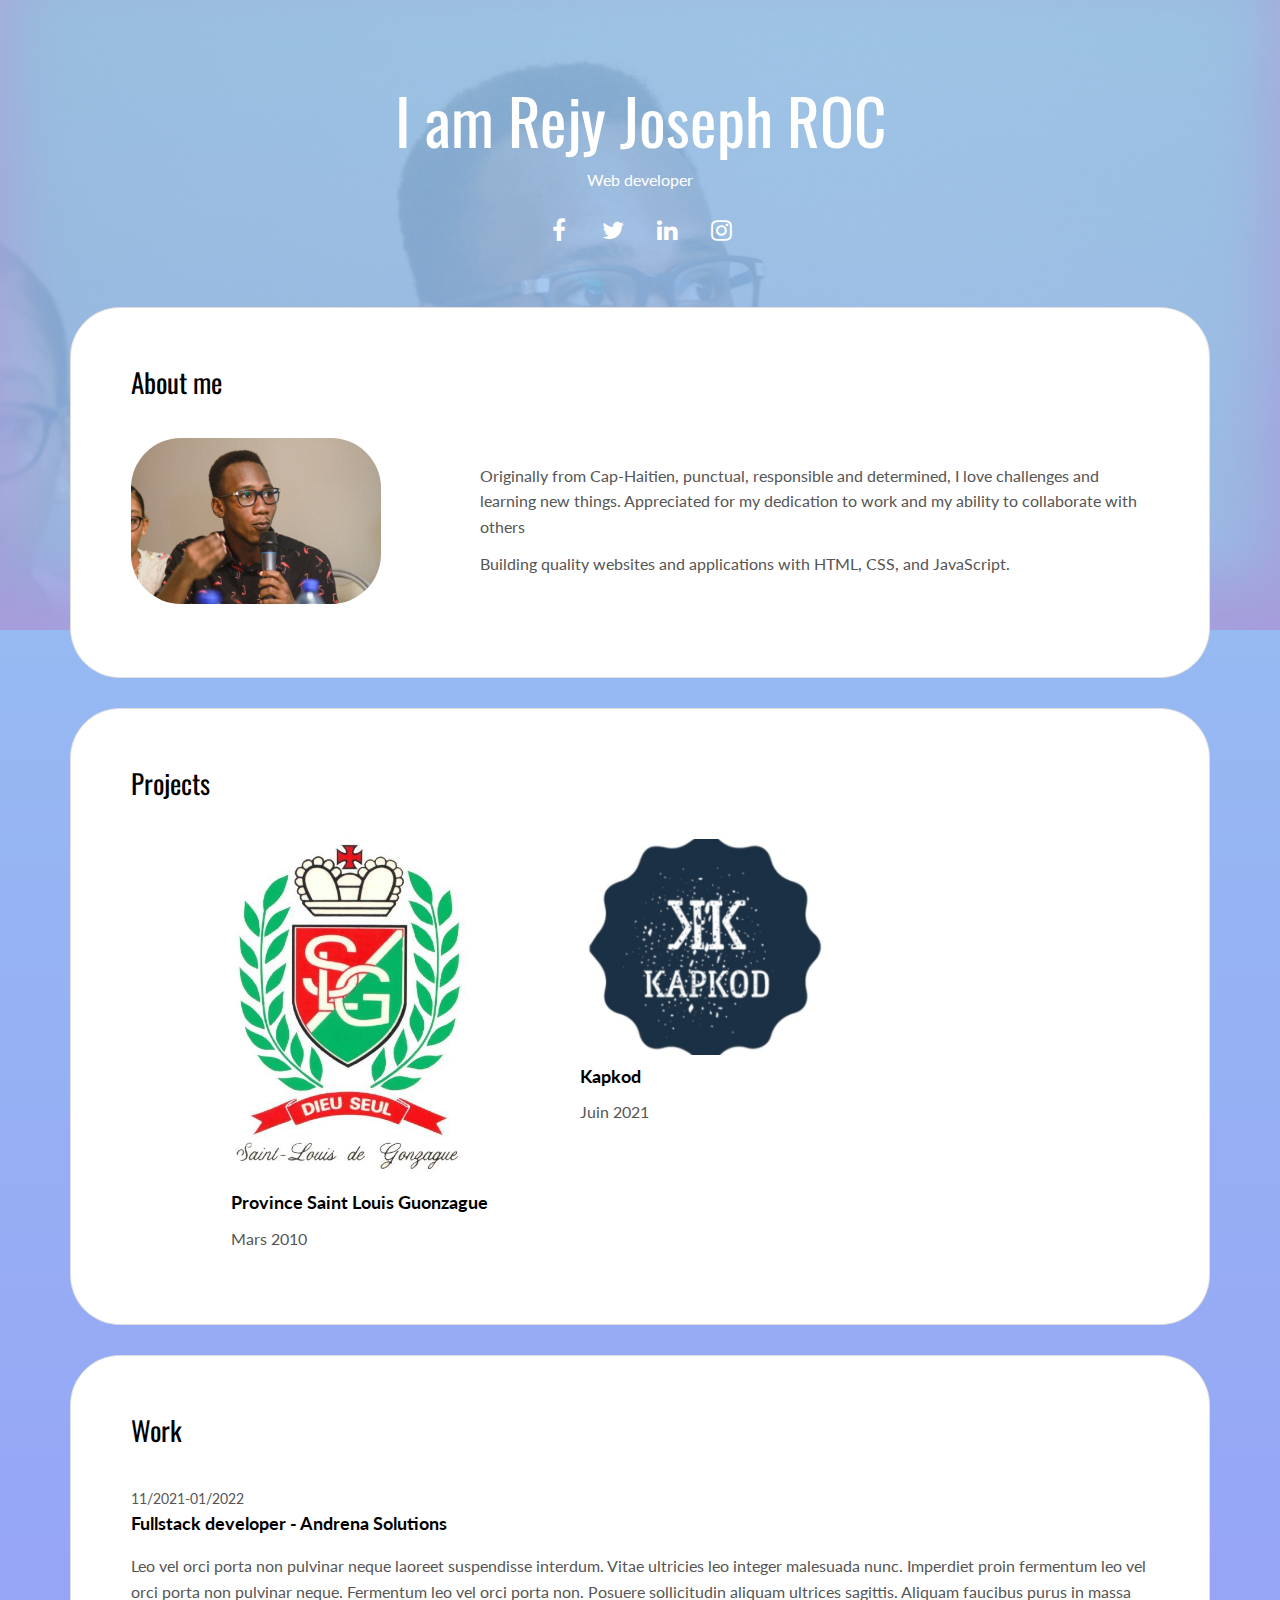
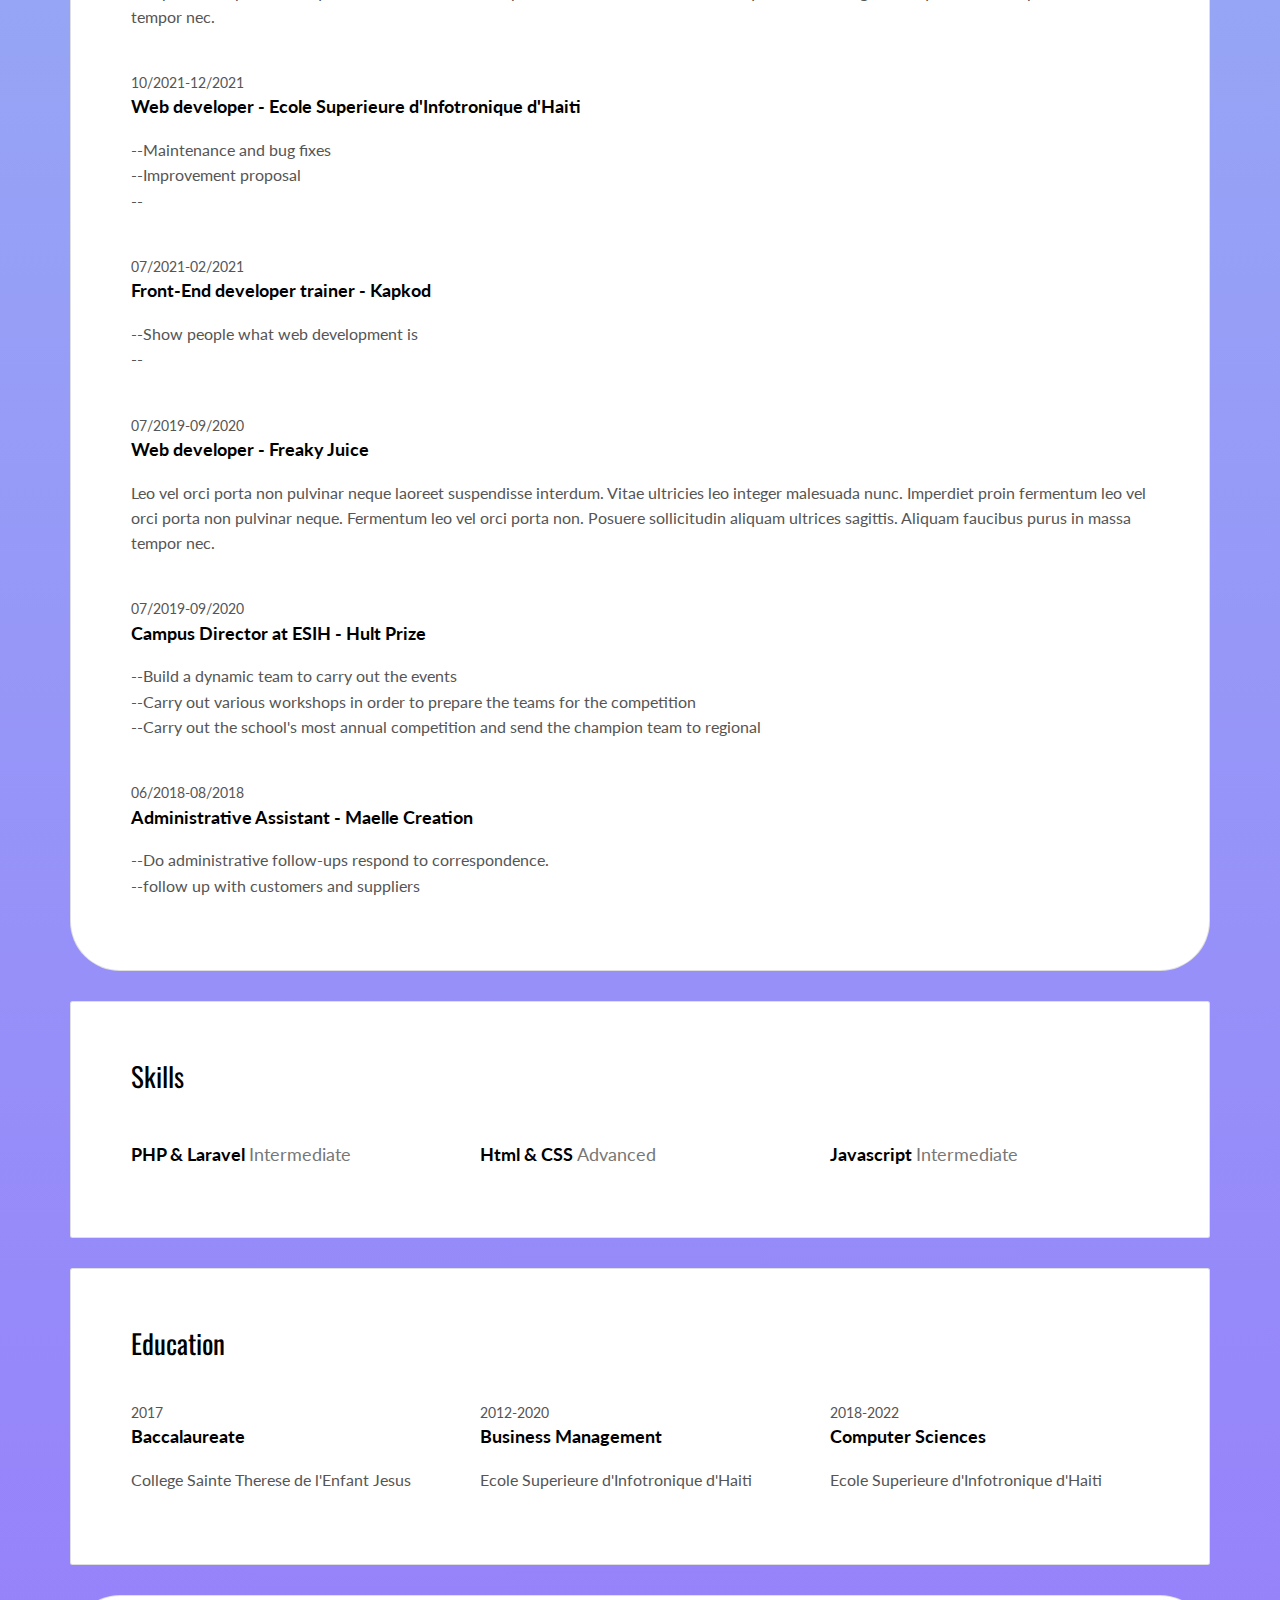
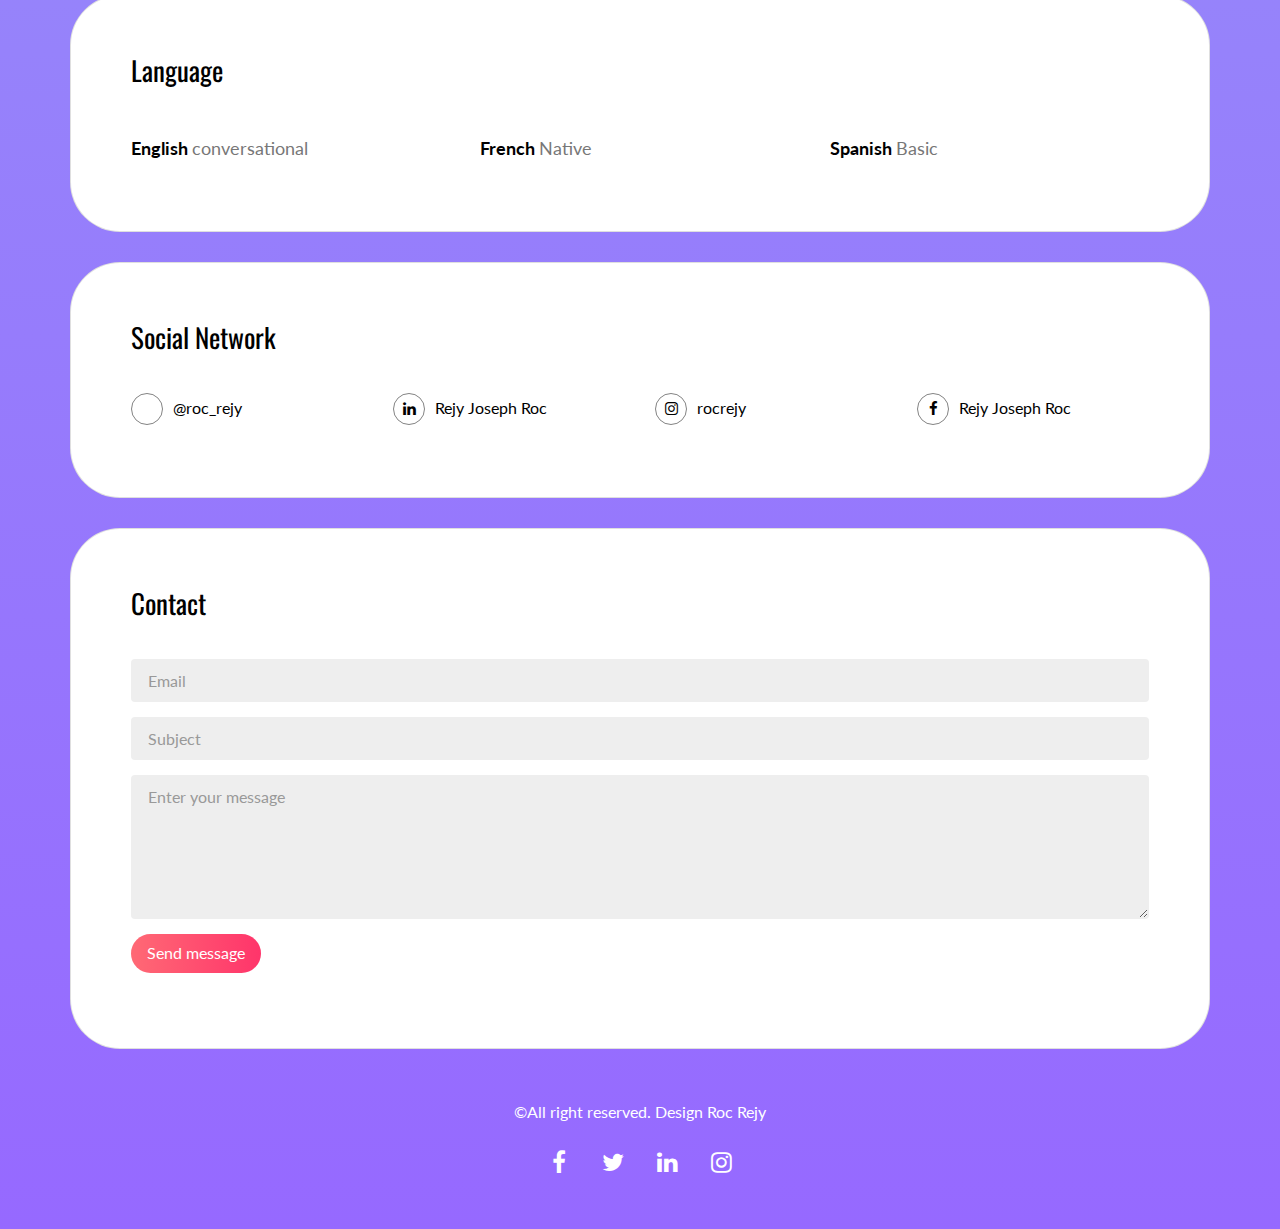
<file: index.html>
<!DOCTYPE html>
<html lang="en">

<head>
  <meta charset="UTF-8">
  <meta content="IE=edge" http-equiv="X-UA-Compatible">
  <meta content="width=device-width,initial-scale=1" name="viewport">
  <meta content="description" name="description">
  <meta name="google" content="notranslate" />
  <meta content="Mashup templates have been developped by Orson.io team" name="author">

  <!-- Disable tap highlight on IE -->
  <meta name="msapplication-tap-highlight" content="no">
  
     

  <title>ROC Rejy Joseph</title>  
  <style>

.img-responsive{
  border-radius: 50px;
  width: 250px;
  height: 200px;
}

.row{

  border-radius: 50px;
  
  
}
.card{

border-radius: 50px;

}
.card-block{
  
border-radius: 50px;
}
  </style>

<link href="./main.d8e0d294.css" rel="stylesheet"></head>

<body class="">

<!-- Add your content of header -->
<div class="background-color-layer" style="background-image: url('assets/images/img-01.jpg')"></div>
<main class="content-wrapper">
  <header class="white-text-container section-container">
    <div class="text-center">
      <h1>I am Rejy Joseph ROC</h1>
      <p>Web developer</p>
      <p>
        <a class="fa-icon fa-icon-2x" href="https://www.facebook.com/roc.josephredjy/" title="">
          <i class="fa fa-facebook"></i>
        </a>
        <a class="fa-icon fa-icon-2x" href="https://twitter.com/roc_rejy" title="">
          <i class="fa fa-twitter"></i>
        </a>
       
        <a class="fa-icon fa-icon-2x" href="https://www.linkedin.com/in/rejy-joseph-roc-a845a3186/" title="">
          <i class="fa fa-linkedin"></i>
        </a>
       
        <a class="fa-icon fa-icon-2x" href="https://www.instagram.com/rocrejy/" title="">
          <i class="fa fa-instagram"></i>
        </a>
      </p>
    </div>
  </header>



<!-- Add your site or app content here -->
 
 <div style=" border-radius: 50px;" class="container">
   <div style=" border-radius: 50px;" class="row">
     <div style=" border-radius: 50px;" class="col-xs-12">

        <div style=" border-radius: 50px;" class="card">
          <div class="card-block">
            <h2>About me</h2>
            <div class="row">
              <div class="col-md-4">
                <p><img src="./assets/images/img-01.jpg" class="img-responsive" alt=""></p>
              </div>
              <div class="col-md-8">

              <p>
                <br> 
                Originally from Cap-Haitien, punctual,
                responsible and determined, I love challenges
                and learning new things. Appreciated for my
                dedication to work and my ability to collaborate
                with others</p>
              <p> Building quality websites and applications with HTML, CSS, and JavaScript.</p>

              </div>
            </div>
          </div>
        </div>

        <div style=" border-radius: 50px;" class="card">
          <div style=" border-radius: 50px;" class="card-block">
            <h2>Projects</h2>
            <div class="row">
              <div  style="position: relative; left: 100px;;" class="col-md-4">
                <img src="./assets/images/img-02.jpg" class="img-responsive" alt="">
                <h3 class="h5">Province Saint Louis Guonzague</h3>
                <p>Mars 2010 </p>
              </div>
              <div style="position: relative; left: 100px;;" class="col-md-4">
                <img src="./assets/images/img-03.jpg" class="img-responsive" alt="">
                <h3 class="h5">Kapkod</h3>
                <p>Juin 2021

                </p>
              </div>
              
            </div>
          </div>
        </div>

        <div style=" border-radius: 50px;" class="card">
          <div style=" border-radius: 50px;" class="card-block">
            <h2>Work</h2>
            <div class="work-experience">
              <small class="date">11/2021-01/2022</small>
              <h3 class="h5 date-title">Fullstack developer - <a href="http://en.orson.io" title="Create professionnal website">Andrena Solutions</a></h3>
              

              <p>Leo vel orci porta non pulvinar neque laoreet suspendisse interdum. Vitae ultricies leo integer malesuada nunc. Imperdiet proin fermentum leo vel orci porta non pulvinar neque. Fermentum leo vel orci porta non. Posuere sollicitudin aliquam ultrices sagittis. Aliquam faucibus purus in massa tempor nec.</p>
            </div>
            
            <div class="work-experience">
              <small class="date">10/2021-12/2021</small>
              <h3 class="h5 date-title">Web developer - <a href="http://en.orson.io" title="Create professionnal website">Ecole Superieure d'Infotronique d'Haiti</a></h3>
              

              <p>
                --Maintenance and bug fixes <br>
                --Improvement proposal <br>
                --
              </p>
            </div>

            <div class="work-experience">
              <small class="date">07/2021-02/2021</small>
              <h3 class="h5 date-title">Front-End  developer trainer - <a href="http://mashup-template.com" title="">Kapkod</a></h3>
              
              <p>
                --Show people what web development is <br>
                --
              </p>
            </div>

            <div class="work-experience">
              <small class="date">07/2019-09/2020</small>
              <h3 class="h5 date-title">Web developer - <a href="http://en.orson.io" title="Create professionnal website">Freaky Juice</a></h3>
              

              <p>Leo vel orci porta non pulvinar neque laoreet suspendisse interdum. Vitae ultricies leo integer malesuada nunc. Imperdiet proin fermentum leo vel orci porta non pulvinar neque. Fermentum leo vel orci porta non. Posuere sollicitudin aliquam ultrices sagittis. Aliquam faucibus purus in massa tempor nec.</p>
            </div>

            <div class="work-experience">
              <small class="date">07/2019-09/2020</small>
              <h3 class="h5 date-title">Campus Director at ESIH    - <a href="http://en.orson.io" title="Create professionnal website">Hult Prize</a></h3>
              

              <p>
                --Build a dynamic team to carry out the events <br>
                --Carry out various workshops in order to prepare the teams for the competition <br>
                --Carry out the school's most annual competition and send the champion team to regional <br>

              </p>
            </div>

            <div class="work-experience">
              <small class="date">06/2018-08/2018</small>
              <h3 class="h5 date-title">Administrative Assistant    - <a href="http://en.orson.io" title="Create professionnal website">Maelle Creation</a></h3>
              

              <p>
                --Do administrative follow-ups respond to correspondence. <br>
                --follow up with customers and suppliers <br>
              </p>
            </div>
          </div>
        </div>

        
        <div class="card">
          <div class="card-block">
            <h2>Skills</h2>
            <div class="row">
              <div class="col-md-4">
                <div class="language-experience">
                  <h3 class="h5">PHP & Laravel  <small>   Intermediate </small></h3>
                </div>
              </div>
              <div class="col-md-4">
                <div class="language-experience">
                  <h3 class="h5">Html & CSS  <small>  Advanced</small></h3>
                </div>
              </div>
              <div class="col-md-4">
                <div class="language-experience">
                  <h3 class="h5">Javascript  <small>   Intermediate</small></h3>
                </div>
              </div>
            </div>
          </div>
        </div>

        <div class="card">
          <div class="card-block">
            <h2>Education</h2>
            <div class="row">
              <div class="col-md-4">
                <div class="education-experience">
                  <small class="date">2017</small>
                  <h3 class="h5 date-title">Baccalaureate</h3>
                  <p>College Sainte Therese de l'Enfant Jesus</p>
                </div>
                
              </div>
              <div class="col-md-4">
                <div class="education-experience">
                  <small class="date">2012-2020</small>
                  <h3 class="h5 date-title">Business Management</h3>
                  <p>Ecole Superieure d'Infotronique d'Haiti</p>
                </div>
              </div>
              <div class="col-md-4">
                <div class="education-experience">
                  <small class="date">2018-2022</small>
                  <h3 class="h5 date-title">Computer Sciences</h3>
                  <p>Ecole Superieure d'Infotronique d'Haiti</p>
                </div>
              </div>
            </div>
          </div>
        </div>
        
        <div style=" border-radius: 50px;" class="card">
          <div style=" border-radius: 50px;" class="card-block">
            <h2>Language</h2>
            <div class="row">
              <div class="col-md-4">
                <div class="language-experience">
                  <h3 class="h5">English  <small>conversational</small></h3>
                </div>
              </div>
              <div class="col-md-4">
                <div class="language-experience">
                  <h3 class="h5">French  <small>Native</small></h3>
                </div>
              </div>
              <div class="col-md-4">
                <div class="language-experience">
                  <h3 class="h5">Spanish  <small>Basic</small></h3>
                </div>
              </div>
            </div>
          </div>
        </div>

        
        
        
        <div style=" border-radius: 50px;" class="card">
          <div style=" border-radius: 50px;" class="card-block">
            <h2>Social Network</h2>
            <div class="row">
              <div class="col-md-3">
                <p class="social-buttons"><a href="https://twitter.com/roc_rejy" title=""><span class="social-round-icon fa-icon"><i class="fa fa-twitter]"></i></span>@roc_rejy</a></p>
              </div>
              <div class="col-md-3">
                <p class="social-buttons"><a href="https://www.linkedin.com/in/rejy-joseph-roc-a845a3186/" title=""><span class="social-round-icon fa-icon"><i class="fa fa-linkedin"></i></span>Rejy Joseph Roc</a></p>
              </div>
              <div class="col-md-3">
                <p class="social-buttons"><a href="https://www.instagram.com/rocrejy/" title=""><span class="social-round-icon fa-icon"><i class="fa fa-instagram"></i></span>rocrejy</a></p>
              </div>
              <div class="col-md-3">
                <p class="social-buttons"><a href="https://www.facebook.com/roc.josephredjy/" title=""><span class="social-round-icon fa-icon"><i class="fa fa-facebook"></i></span>Rejy Joseph Roc</a></p>
              </div>
            </div>
          </div>
        </div>

        <div style=" border-radius: 50px;" class="card">
          <div style=" border-radius: 50px;" class="card-block">
            <h2>Contact</h2>
            <form action="" class="reveal-content">
              <div class="form-group">
                <input type="email" class="form-control" id="email" placeholder="Email">
              </div>
              <div class="form-group">
                <input type="text" class="form-control" id="subject" placeholder="Subject">
              </div>
              <div class="form-group">
                <textarea class="form-control" rows="5" placeholder="Enter your message"></textarea>
              </div>
              <div class="form-group">
                <button type="submit" class=" btn btn-primary">Send message</button>
              </div> 
            </form>
          </div>
        </div>
       
     </div>
   </div>
 </div>

</main>
<footer class="footer-container white-text-container text-center">
  <div class="container">
    <div class="row">
      <div class="col-xs-12">
       
        
        <p>©All right reserved. Design <a href="http://www.mashup-template.com/" title="Create website with free html template">Roc Rejy</a><a href="https://unsplash.com/" title="Beautiful Free Images"></a></p>
        <p>
          <a class="fa-icon fa-icon-2x" href="https://www.facebook.com/roc.josephredjy/" title="">
            <i class="fa fa-facebook"></i>
          </a>
          <a class="fa-icon fa-icon-2x" href="https://twitter.com/roc_rejy" title="">
            <i class="fa fa-twitter"></i>
          </a>
         
          <a class="fa-icon fa-icon-2x" href="https://www.linkedin.com/in/rejy-joseph-roc-a845a3186/" title="">
            <i class="fa fa-linkedin"></i>
          </a>
         
          <a class="fa-icon fa-icon-2x" href="https://www.instagram.com/rocrejy/" title="">
            <i class="fa fa-instagram"></i>
          </a>
         
        </p>
      </div>
    </div>
  </div>
</footer>

<script>
  document.addEventListener("DOMContentLoaded", function (event) {
     scrollRevelation('.card');
  });
</script>
<!-- Google Analytics: change UA-XXXXX-X to be your site's ID 

<script>
  (function (i, s, o, g, r, a, m) {
    i['GoogleAnalyticsObject'] = r; i[r] = i[r] || function () {
      (i[r].q = i[r].q || []).push(arguments)
    }, i[r].l = 1 * new Date(); a = s.createElement(o),
      m = s.getElementsByTagName(o)[0]; a.async = 1; a.src = g; m.parentNode.insertBefore(a, m)
  })(window, document, 'script', '//www.google-analytics.com/analytics.js', 'ga');
  ga('create', 'UA-XXXXX-X', 'auto');
  ga('send', 'pageview');
</script>

--><script type="text/javascript" src="./main.bc58148c.js"></script></body>

</html>
</file>
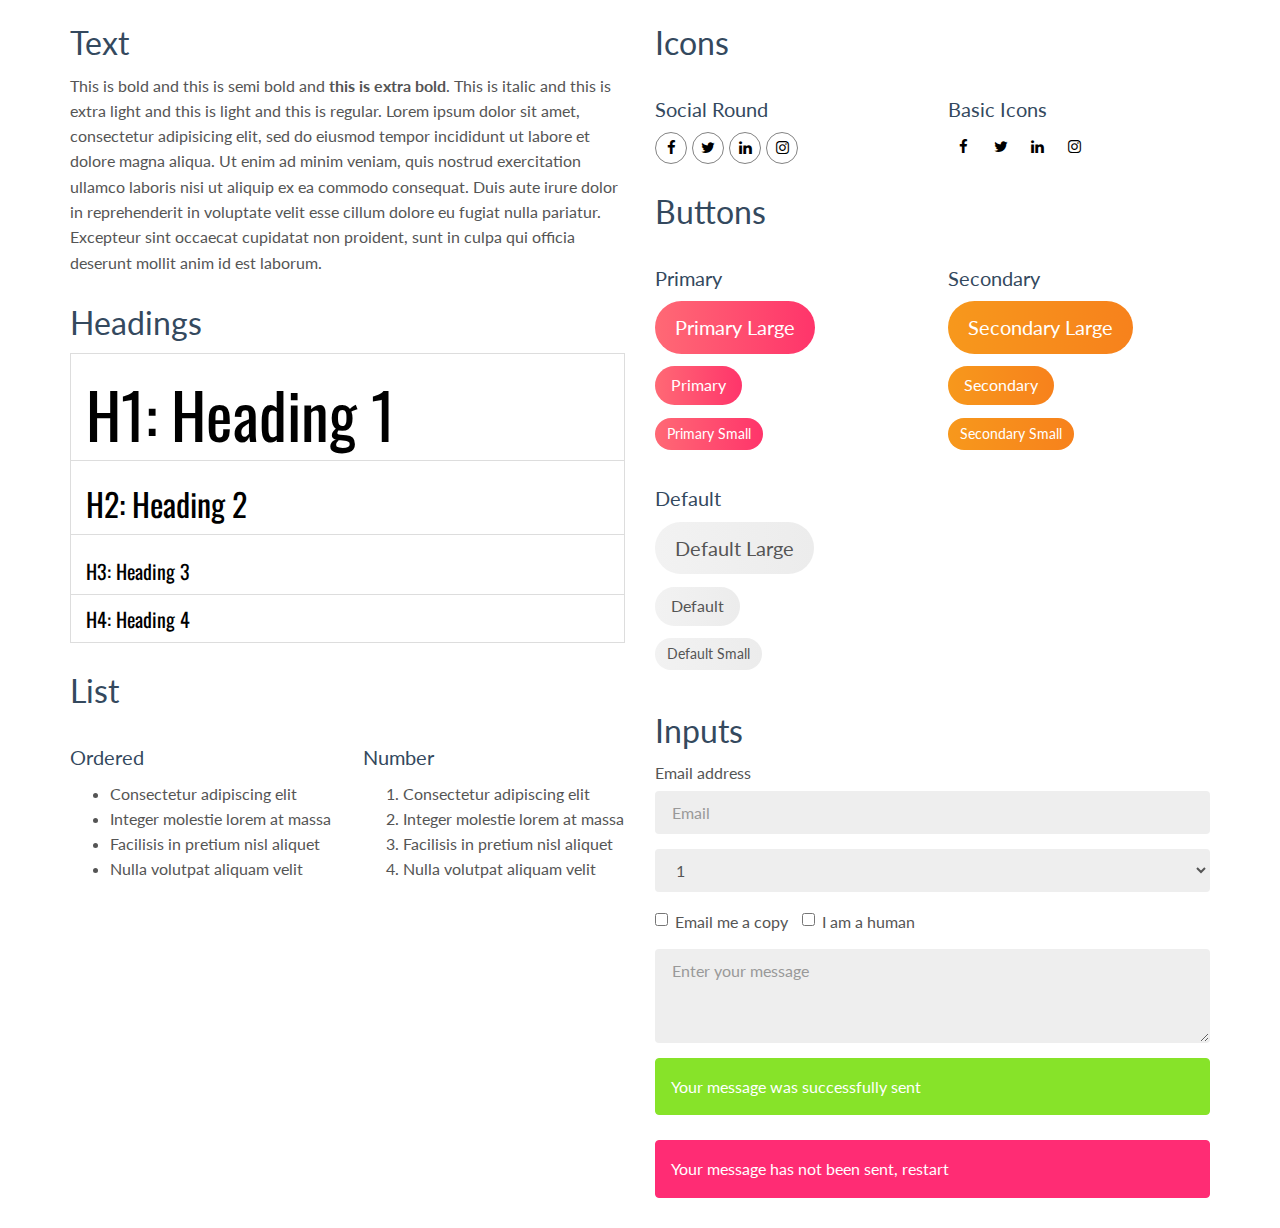
<file: components.html>
<!DOCTYPE html>
<html lang="en">

<head>
  <meta charset="UTF-8">
  <meta content="IE=edge" http-equiv="X-UA-Compatible">
  <meta content="width=device-width,initial-scale=1" name="viewport">
  <meta content="description" name="description">
  <meta name="google" content="notranslate" />
  <meta content="Mashup templates have been developped by Orson.io team" name="author">

  <!-- Disable tap highlight on IE -->
  <meta name="msapplication-tap-highlight" content="no">
  
  <link rel="apple-touch-icon" sizes="180x180" href="./assets/apple-icon-180x180.png">
  <link href="./assets/favicon.ico" rel="icon">

  <title>Title page</title>  

<link href="./main.d8e0d294.css" rel="stylesheet"></head>

<body class="white">


<!-- Add your site or app content here -->
  <div class="container">
    <div class="row">
      <div class="col-xs-12 col-md-6">

        <div class="template-example">
          <h2 class="template-title-example">Text</h2>
          <p>This is bold and this is semi bold and <b>this is extra bold</b>. This is italic and this is extra light and this is light
          and this is regular. Lorem ipsum dolor sit amet, consectetur adipisicing elit, sed do eiusmod
          tempor incididunt ut labore et dolore magna aliqua. Ut enim ad minim veniam,
          quis nostrud exercitation ullamco laboris nisi ut aliquip ex ea commodo
          consequat. Duis aute irure dolor in reprehenderit in voluptate velit esse
          cillum dolore eu fugiat nulla pariatur. Excepteur sint occaecat cupidatat non
          proident, sunt in culpa qui officia deserunt mollit anim id est laborum.
          </p>
        </div>

        <div class="template-example">
          <h2 class="template-title-example">Headings</h2>
          
          <table class="table table-bordered">
            <tr><td><h1>H1: Heading 1</h1></td></tr>
            <tr><td><h2>H2: Heading 2</h2></td></tr>
            <tr><td><h3>H3: Heading 3</h3></td></tr>
            <tr><td><h4>H4: Heading 4</h4></td></tr>
          </table>
          
        </div>

        
        <div class="template-example">
          <h2 class="template-title-example">List</h2>
          <div class="row">
            <div class="col-md-6">
              <h3 class="template-title-example">Ordered</h3>
              <ul>
                <li>Consectetur adipiscing elit</li>
                <li>Integer molestie lorem at massa</li>
                <li>Facilisis in pretium nisl aliquet</li>
                <li>Nulla volutpat aliquam velit</li>
              </ul>
            </div>
            <div class="col-md-6">
              <h3 class="template-title-example">Number</h3>
              <ol>
                <li>Consectetur adipiscing elit</li>
                <li>Integer molestie lorem at massa</li>
                <li>Facilisis in pretium nisl aliquet</li>
                <li>Nulla volutpat aliquam velit</li>
              </ol>
            </div>
          </div>
        </div>
        
      </div>

      <div class="col-xs-12 col-md-6">
        <div class="template-example">
          <h2 class="template-title-example">Icons</h2>
          
          <div class="row">
            <div class="col-md-6">
              <h3 class="template-title-example">Social Round</h2>
              <ul class="list-icons">
                <li>
                  <a href="" class="social-round-icon fa-icon">
                    <i class="fa fa-facebook"></i>
                  </a>
                </li>
                <li>
                  <a href="" class="social-round-icon fa-icon">
                    <i class="fa fa-twitter"></i>
                  </a>
                </li>
                <li>
                  <a href="" class="social-round-icon fa-icon">
                    <i class="fa fa-linkedin"></i>
                  </a>
                </li>
                <li>
                  <a href="" class="social-round-icon fa-icon">
                    <i class="fa fa-instagram"></i>
                  </a>
                </li>
              </ul>
            </div>
            <div class="col-md-6">
               <h3 class="template-title-example">Basic Icons</h2>
                <ul class="list-icons">
                  <li>
                    <span class="fa-icon">
                      <i class="fa fa-facebook"></i>
                    </span>
                  </li>
                  <li>
                    <span class="fa-icon">
                      <i class="fa fa-twitter"></i>
                    </span>
                  </li>
                  <li>
                    <span class="fa-icon">
                      <i class="fa fa-linkedin"></i>
                    </span>
                  </li>
                  <li>
                    <span class="fa-icon">
                      <i class="fa fa-instagram"></i>
                    </span>
                  </li>
                </ul>
            </div>

          </div>


          


        </div>

        <div class="template-example">
          <h2 class="template-title-example">Buttons</h2>
          <div class="row">
            <div class="col-md-6">
              <h3 class="template-title-example">Primary</h2>
              <div class="row">
                  <div class="col-md-6">
                  <p><a href="" class="btn btn-primary btn-lg">Primary Large</a></p>
                  <p><a href="" class="btn btn-primary">Primary </a></p>
                  <p><a href="" class="btn btn-primary btn-sm">Primary Small</a></p>
                </div>
              </div>

              <h3 class="template-title-example">Default</h2>
              <div class="row">
                  <div class="col-md-6">
                  <p><a href="" class="btn btn-default btn-lg">Default Large</a></p>
                  <p><a href="" class="btn btn-default">Default </a></p>
                  <p><a href="" class="btn btn-default btn-sm">Default Small</a></p>
                </div>
              </div>

            </div>

            <div class="col-md-6">
              <h3 class="template-title-example">Secondary</h2>
              <div class="row">
                  <div class="col-md-6">
                  <p><a href="" class="btn btn-info btn-lg">Secondary Large</a></p>
                  <p><a href="" class="btn btn-info">Secondary </a></p>
                  <p><a href="" class="btn btn-info btn-sm">Secondary Small</a></p>
                </div>
              </div>
            </div>
          </div>
        </div>
        
        <div class="template-example">
          <h2 class="template-title-example">Inputs</h2>

            <div class="form-group">
              <label for="exampleInputEmail1">Email address</label>
              <input type="email" class="form-control" id="exampleInputEmail1" placeholder="Email">
            </div>

            <div class="form-group">
              <select class="form-control">
                <option>1</option>
                <option>2</option>
                <option>3</option>
                <option>4</option>
                <option>5</option>
              </select>
            </div>

            <div class="form-group">
              <label class="checkbox-inline">
                <input 
                type="checkbox" id="inlineCheckbox1" value="option1"> Email me a copy
              </label>
              <label class="checkbox-inline">
                <input type="checkbox" id="inlineCheckbox2" value="option2"> I am a human
              </label>
            </div>

            <div class="form-group">
              <textarea class="form-control" rows="3" placeholder="Enter your message"></textarea>
            </div>
            
            <div class="alert alert-success" role="alert">Your message was successfully sent</div>
            <div class="alert alert-danger" role="alert">Your message has not been sent, restart</div>
        </div>




      </div>
    </div>
  </div>

<script type="text/javascript" src="./main.bc58148c.js"></script>
</file>
<file: main.d8e0d294.css>
@import url(https://fonts.googleapis.com/css?family=Lato:400,700|Oswald);@import url(https://maxcdn.bootstrapcdn.com/font-awesome/4.7.0/css/font-awesome.min.css);/*!
 * Bootstrap v3.3.7 (http://getbootstrap.com)
 * Copyright 2011-2016 Twitter, Inc.
 * Licensed under MIT (https://github.com/twbs/bootstrap/blob/master/LICENSE)
 */
/*! normalize.css v3.0.3 | MIT License | github.com/necolas/normalize.css */html{font-family:sans-serif;-ms-text-size-adjust:100%;-webkit-text-size-adjust:100%}body{margin:0}article,aside,details,figcaption,figure,footer,header,hgroup,main,menu,nav,section,summary{display:block}audio,canvas,progress,video{display:inline-block;vertical-align:baseline}audio:not([controls]){display:none;height:0}[hidden],template{display:none}a{background-color:transparent}a:active,a:hover{outline:0}abbr[title]{border-bottom:1px dotted}b,strong{font-weight:700}dfn{font-style:italic}h1{font-size:2em;margin:.67em 0}mark{background:#ff0;color:#000}small{font-size:80%}sub,sup{font-size:75%;line-height:0;position:relative;vertical-align:baseline}sup{top:-.5em}sub{bottom:-.25em}img{border:0}svg:not(:root){overflow:hidden}figure{margin:1em 40px}hr{box-sizing:content-box;height:0}pre{overflow:auto}code,kbd,pre,samp{font-family:monospace,monospace;font-size:1em}button,input,optgroup,select,textarea{color:inherit;font:inherit;margin:0}button{overflow:visible}button,select{text-transform:none}button,html input[type=button],input[type=reset],input[type=submit]{-webkit-appearance:button;cursor:pointer}button[disabled],html input[disabled]{cursor:default}button::-moz-focus-inner,input::-moz-focus-inner{border:0;padding:0}input{line-height:normal}input[type=checkbox],input[type=radio]{box-sizing:border-box;padding:0}input[type=number]::-webkit-inner-spin-button,input[type=number]::-webkit-outer-spin-button{height:auto}input[type=search]{-webkit-appearance:textfield;box-sizing:content-box}input[type=search]::-webkit-search-cancel-button,input[type=search]::-webkit-search-decoration{-webkit-appearance:none}fieldset{border:1px solid silver;margin:0 2px;padding:.35em .625em .75em}textarea{overflow:auto}optgroup{font-weight:700}table{border-collapse:collapse;border-spacing:0}td,th{padding:0}

/*! Source: https://github.com/h5bp/html5-boilerplate/blob/master/src/css/main.css */@media print{*,:after,:before{background:transparent!important;color:#000!important;box-shadow:none!important;text-shadow:none!important}a,a:visited{text-decoration:underline}a[href]:after{content:" (" attr(href) ")"}abbr[title]:after{content:" (" attr(title) ")"}a[href^="#"]:after,a[href^="javascript:"]:after{content:""}blockquote,pre{border:1px solid #999;page-break-inside:avoid}thead{display:table-header-group}img,tr{page-break-inside:avoid}img{max-width:100%!important}h2,h3,p{orphans:3;widows:3}h2,h3{page-break-after:avoid}.navbar{display:none}.btn>.caret,.dropup>.btn>.caret{border-top-color:#000!important}.label{border:1px solid #000}.table{border-collapse:collapse!important}.table td,.table th{background-color:#fff!important}.table-bordered td,.table-bordered th{border:1px solid #ddd!important}}*,:after,:before{-webkit-box-sizing:border-box;-moz-box-sizing:border-box;box-sizing:border-box}html{font-size:10px;-webkit-tap-highlight-color:transparent}body{font-family:Lato,Helvetica,Arial,sans-serif;font-size:16px;line-height:1.58;color:#555;background-color:#fff}button,input,select,textarea{font-family:inherit;font-size:inherit;line-height:inherit}a{color:#98b3cc;text-decoration:none}a:focus,a:hover{color:#b30043;text-decoration:underline}a:focus{outline:5px auto -webkit-focus-ring-color;outline-offset:-2px}figure{margin:0}img{vertical-align:middle}.img-responsive{display:block;max-width:100%;height:auto}.img-rounded{border-radius:6px}.img-thumbnail{padding:4px;line-height:1.58;background-color:#fff;border:1px solid #ddd;border-radius:4px;-webkit-transition:all .2s ease-in-out;-o-transition:all .2s ease-in-out;transition:all .2s ease-in-out;display:inline-block;max-width:100%;height:auto}.img-circle{border-radius:50%}hr{margin-top:25px;margin-bottom:25px;border:0;border-top:1px solid #eee}.sr-only{position:absolute;width:1px;height:1px;margin:-1px;padding:0;overflow:hidden;clip:rect(0,0,0,0);border:0}.sr-only-focusable:active,.sr-only-focusable:focus{position:static;width:auto;height:auto;margin:0;overflow:visible;clip:auto}[role=button]{cursor:pointer}.h1,.h2,.h3,.h4,.h5,.h6,h1,h2,h3,h4,h5,h6{font-family:Oswald,Helvetica,Arial,sans-serif;font-weight:400;line-height:1.1;color:#000}.h1 .small,.h1 small,.h2 .small,.h2 small,.h3 .small,.h3 small,.h4 .small,.h4 small,.h5 .small,.h5 small,.h6 .small,.h6 small,h1 .small,h1 small,h2 .small,h2 small,h3 .small,h3 small,h4 .small,h4 small,h5 .small,h5 small,h6 .small,h6 small{font-weight:400;line-height:1;color:#777}.h1,.h2,.h3,h1,h2,h3{margin-top:25px;margin-bottom:12.5px}.h1 .small,.h1 small,.h2 .small,.h2 small,.h3 .small,.h3 small,h1 .small,h1 small,h2 .small,h2 small,h3 .small,h3 small{font-size:65%}.h4,.h5,.h6,h4,h5,h6{margin-top:12.5px;margin-bottom:12.5px}.h4 .small,.h4 small,.h5 .small,.h5 small,.h6 .small,.h6 small,h4 .small,h4 small,h5 .small,h5 small,h6 .small,h6 small{font-size:75%}.h1,h1{font-size:63px}.h2,h2{font-size:27px}.h3,.h4,h3,h4{font-size:20px}.h5,h5{font-size:18px}.h6,h6{font-size:14px}p{margin:0 0 12.5px}.lead{margin-bottom:25px;font-size:18px;font-weight:300;line-height:1.4}@media (min-width:768px){.lead{font-size:24px}}.small,small{font-size:87%}.mark,mark{background-color:#fcf8e3;padding:.2em}.text-left{text-align:left}.text-right{text-align:right}.text-center{text-align:center}.text-justify{text-align:justify}.text-nowrap{white-space:nowrap}.text-lowercase{text-transform:lowercase}.initialism,.text-uppercase{text-transform:uppercase}.text-capitalize{text-transform:capitalize}.text-muted{color:#777}.text-primary{color:#c2dae0}a.text-primary:focus,a.text-primary:hover{color:#cc004d}.text-success{color:#fff}a.text-success:focus,a.text-success:hover{color:#e6e6e6}.text-info{color:#31708f}a.text-info:focus,a.text-info:hover{color:#245269}.text-warning{color:#8a6d3b}a.text-warning:focus,a.text-warning:hover{color:#66512c}.text-danger{color:#fff}a.text-danger:focus,a.text-danger:hover{color:#e6e6e6}.bg-primary{color:#fff;background-color:#ff0060}a.bg-primary:focus,a.bg-primary:hover{background-color:#81bdb3}.bg-success{background-color:#87e329}a.bg-success:focus,a.bg-success:hover{background-color:#6dc019}.bg-info{background-color:#d9edf7}a.bg-info:focus,a.bg-info:hover{background-color:#afd9ee}.bg-warning{background-color:#fcf8e3}a.bg-warning:focus,a.bg-warning:hover{background-color:#f7ecb5}.bg-danger{background-color:#8ef3eb}a.bg-danger:focus,a.bg-danger:hover{background-color:#3c585a}.page-header{padding-bottom:11.5px;margin:50px 0 25px;border-bottom:1px solid #eee}ol,ul{margin-top:0;margin-bottom:12.5px}ol ol,ol ul,ul ol,ul ul{margin-bottom:0}.list-inline,.list-unstyled{padding-left:0;list-style:none}.list-inline{margin-left:-5px}.list-inline>li{display:inline-block;padding-left:5px;padding-right:5px}dl{margin-top:0;margin-bottom:25px}dd,dt{line-height:1.58}dt{font-weight:700}dd{margin-left:0}.dl-horizontal dd:after,.dl-horizontal dd:before{content:" ";display:table}.dl-horizontal dd:after{clear:both}@media (min-width:768px){.dl-horizontal dt{float:left;width:160px;clear:left;text-align:right;overflow:hidden;text-overflow:ellipsis;white-space:nowrap}.dl-horizontal dd{margin-left:180px}}abbr[data-original-title],abbr[title]{cursor:help;border-bottom:1px dotted #777}.initialism{font-size:90%}blockquote{padding:12.5px 25px;margin:0 0 25px;font-size:20px;border-left:5px solid #eee}blockquote ol:last-child,blockquote p:last-child,blockquote ul:last-child{margin-bottom:0}blockquote .small,blockquote footer,blockquote small{display:block;font-size:80%;line-height:1.58;color:#777}blockquote .small:before,blockquote footer:before,blockquote small:before{content:"\2014   \A0"}.blockquote-reverse,blockquote.pull-right{padding-right:15px;padding-left:0;border-right:5px solid #eee;border-left:0;text-align:right}.blockquote-reverse .small:before,.blockquote-reverse footer:before,.blockquote-reverse small:before,blockquote.pull-right .small:before,blockquote.pull-right footer:before,blockquote.pull-right small:before{content:""}.blockquote-reverse .small:after,.blockquote-reverse footer:after,.blockquote-reverse small:after,blockquote.pull-right .small:after,blockquote.pull-right footer:after,blockquote.pull-right small:after{content:"\A0   \2014"}address{margin-bottom:25px;font-style:normal;line-height:1.58}code,kbd,pre,samp{font-family:Menlo,Monaco,Consolas,Courier New,monospace}code{color:#c7254e;background-color:#f9f2f4;border-radius:4px}code,kbd{padding:2px 4px;font-size:90%}kbd{color:#fff;background-color:#333;border-radius:3px;box-shadow:inset 0 -1px 0 rgba(0,0,0,.25)}kbd kbd{padding:0;font-size:100%;font-weight:700;box-shadow:none}pre{display:block;padding:12px;margin:0 0 12.5px;font-size:15px;line-height:1.58;word-break:break-all;word-wrap:break-word;color:#333;background-color:#f5f5f5;border:1px solid #ccc;border-radius:4px}pre code{padding:0;font-size:inherit;color:inherit;white-space:pre-wrap;background-color:transparent;border-radius:0}.pre-scrollable{max-height:340px;overflow-y:scroll}.container{margin-right:auto;margin-left:auto;padding-left:15px;padding-right:15px}.container:after,.container:before{content:" ";display:table}.container:after{clear:both}@media (min-width:768px){.container{width:750px}}@media (min-width:992px){.container{width:970px}}@media (min-width:1200px){.container{width:1170px}}.container-fluid{margin-right:auto;margin-left:auto;padding-left:15px;padding-right:15px}.container-fluid:after,.container-fluid:before{content:" ";display:table}.container-fluid:after{clear:both}.row{margin-left:-15px;margin-right:-15px}.row:after,.row:before{content:" ";display:table}.row:after{clear:both}.col-lg-1,.col-lg-2,.col-lg-3,.col-lg-4,.col-lg-5,.col-lg-6,.col-lg-7,.col-lg-8,.col-lg-9,.col-lg-10,.col-lg-11,.col-lg-12,.col-md-1,.col-md-2,.col-md-3,.col-md-4,.col-md-5,.col-md-6,.col-md-7,.col-md-8,.col-md-9,.col-md-10,.col-md-11,.col-md-12,.col-sm-1,.col-sm-2,.col-sm-3,.col-sm-4,.col-sm-5,.col-sm-6,.col-sm-7,.col-sm-8,.col-sm-9,.col-sm-10,.col-sm-11,.col-sm-12,.col-xs-1,.col-xs-2,.col-xs-3,.col-xs-4,.col-xs-5,.col-xs-6,.col-xs-7,.col-xs-8,.col-xs-9,.col-xs-10,.col-xs-11,.col-xs-12{position:relative;min-height:1px;padding-left:15px;padding-right:15px}.col-xs-1,.col-xs-2,.col-xs-3,.col-xs-4,.col-xs-5,.col-xs-6,.col-xs-7,.col-xs-8,.col-xs-9,.col-xs-10,.col-xs-11,.col-xs-12{float:left}.col-xs-1{width:8.33333%}.col-xs-2{width:16.66667%}.col-xs-3{width:25%}.col-xs-4{width:33.33333%}.col-xs-5{width:41.66667%}.col-xs-6{width:50%}.col-xs-7{width:58.33333%}.col-xs-8{width:66.66667%}.col-xs-9{width:75%}.col-xs-10{width:83.33333%}.col-xs-11{width:91.66667%}.col-xs-12{width:100%}.col-xs-pull-0{right:auto}.col-xs-pull-1{right:8.33333%}.col-xs-pull-2{right:16.66667%}.col-xs-pull-3{right:25%}.col-xs-pull-4{right:33.33333%}.col-xs-pull-5{right:41.66667%}.col-xs-pull-6{right:50%}.col-xs-pull-7{right:58.33333%}.col-xs-pull-8{right:66.66667%}.col-xs-pull-9{right:75%}.col-xs-pull-10{right:83.33333%}.col-xs-pull-11{right:91.66667%}.col-xs-pull-12{right:100%}.col-xs-push-0{left:auto}.col-xs-push-1{left:8.33333%}.col-xs-push-2{left:16.66667%}.col-xs-push-3{left:25%}.col-xs-push-4{left:33.33333%}.col-xs-push-5{left:41.66667%}.col-xs-push-6{left:50%}.col-xs-push-7{left:58.33333%}.col-xs-push-8{left:66.66667%}.col-xs-push-9{left:75%}.col-xs-push-10{left:83.33333%}.col-xs-push-11{left:91.66667%}.col-xs-push-12{left:100%}.col-xs-offset-0{margin-left:0}.col-xs-offset-1{margin-left:8.33333%}.col-xs-offset-2{margin-left:16.66667%}.col-xs-offset-3{margin-left:25%}.col-xs-offset-4{margin-left:33.33333%}.col-xs-offset-5{margin-left:41.66667%}.col-xs-offset-6{margin-left:50%}.col-xs-offset-7{margin-left:58.33333%}.col-xs-offset-8{margin-left:66.66667%}.col-xs-offset-9{margin-left:75%}.col-xs-offset-10{margin-left:83.33333%}.col-xs-offset-11{margin-left:91.66667%}.col-xs-offset-12{margin-left:100%}@media (min-width:768px){.col-sm-1,.col-sm-2,.col-sm-3,.col-sm-4,.col-sm-5,.col-sm-6,.col-sm-7,.col-sm-8,.col-sm-9,.col-sm-10,.col-sm-11,.col-sm-12{float:left}.col-sm-1{width:8.33333%}.col-sm-2{width:16.66667%}.col-sm-3{width:25%}.col-sm-4{width:33.33333%}.col-sm-5{width:41.66667%}.col-sm-6{width:50%}.col-sm-7{width:58.33333%}.col-sm-8{width:66.66667%}.col-sm-9{width:75%}.col-sm-10{width:83.33333%}.col-sm-11{width:91.66667%}.col-sm-12{width:100%}.col-sm-pull-0{right:auto}.col-sm-pull-1{right:8.33333%}.col-sm-pull-2{right:16.66667%}.col-sm-pull-3{right:25%}.col-sm-pull-4{right:33.33333%}.col-sm-pull-5{right:41.66667%}.col-sm-pull-6{right:50%}.col-sm-pull-7{right:58.33333%}.col-sm-pull-8{right:66.66667%}.col-sm-pull-9{right:75%}.col-sm-pull-10{right:83.33333%}.col-sm-pull-11{right:91.66667%}.col-sm-pull-12{right:100%}.col-sm-push-0{left:auto}.col-sm-push-1{left:8.33333%}.col-sm-push-2{left:16.66667%}.col-sm-push-3{left:25%}.col-sm-push-4{left:33.33333%}.col-sm-push-5{left:41.66667%}.col-sm-push-6{left:50%}.col-sm-push-7{left:58.33333%}.col-sm-push-8{left:66.66667%}.col-sm-push-9{left:75%}.col-sm-push-10{left:83.33333%}.col-sm-push-11{left:91.66667%}.col-sm-push-12{left:100%}.col-sm-offset-0{margin-left:0}.col-sm-offset-1{margin-left:8.33333%}.col-sm-offset-2{margin-left:16.66667%}.col-sm-offset-3{margin-left:25%}.col-sm-offset-4{margin-left:33.33333%}.col-sm-offset-5{margin-left:41.66667%}.col-sm-offset-6{margin-left:50%}.col-sm-offset-7{margin-left:58.33333%}.col-sm-offset-8{margin-left:66.66667%}.col-sm-offset-9{margin-left:75%}.col-sm-offset-10{margin-left:83.33333%}.col-sm-offset-11{margin-left:91.66667%}.col-sm-offset-12{margin-left:100%}}@media (min-width:992px){.col-md-1,.col-md-2,.col-md-3,.col-md-4,.col-md-5,.col-md-6,.col-md-7,.col-md-8,.col-md-9,.col-md-10,.col-md-11,.col-md-12{float:left}.col-md-1{width:8.33333%}.col-md-2{width:16.66667%}.col-md-3{width:25%}.col-md-4{width:33.33333%}.col-md-5{width:41.66667%}.col-md-6{width:50%}.col-md-7{width:58.33333%}.col-md-8{width:66.66667%}.col-md-9{width:75%}.col-md-10{width:83.33333%}.col-md-11{width:91.66667%}.col-md-12{width:100%}.col-md-pull-0{right:auto}.col-md-pull-1{right:8.33333%}.col-md-pull-2{right:16.66667%}.col-md-pull-3{right:25%}.col-md-pull-4{right:33.33333%}.col-md-pull-5{right:41.66667%}.col-md-pull-6{right:50%}.col-md-pull-7{right:58.33333%}.col-md-pull-8{right:66.66667%}.col-md-pull-9{right:75%}.col-md-pull-10{right:83.33333%}.col-md-pull-11{right:91.66667%}.col-md-pull-12{right:100%}.col-md-push-0{left:auto}.col-md-push-1{left:8.33333%}.col-md-push-2{left:16.66667%}.col-md-push-3{left:25%}.col-md-push-4{left:33.33333%}.col-md-push-5{left:41.66667%}.col-md-push-6{left:50%}.col-md-push-7{left:58.33333%}.col-md-push-8{left:66.66667%}.col-md-push-9{left:75%}.col-md-push-10{left:83.33333%}.col-md-push-11{left:91.66667%}.col-md-push-12{left:100%}.col-md-offset-0{margin-left:0}.col-md-offset-1{margin-left:8.33333%}.col-md-offset-2{margin-left:16.66667%}.col-md-offset-3{margin-left:25%}.col-md-offset-4{margin-left:33.33333%}.col-md-offset-5{margin-left:41.66667%}.col-md-offset-6{margin-left:50%}.col-md-offset-7{margin-left:58.33333%}.col-md-offset-8{margin-left:66.66667%}.col-md-offset-9{margin-left:75%}.col-md-offset-10{margin-left:83.33333%}.col-md-offset-11{margin-left:91.66667%}.col-md-offset-12{margin-left:100%}}@media (min-width:1200px){.col-lg-1,.col-lg-2,.col-lg-3,.col-lg-4,.col-lg-5,.col-lg-6,.col-lg-7,.col-lg-8,.col-lg-9,.col-lg-10,.col-lg-11,.col-lg-12{float:left}.col-lg-1{width:8.33333%}.col-lg-2{width:16.66667%}.col-lg-3{width:25%}.col-lg-4{width:33.33333%}.col-lg-5{width:41.66667%}.col-lg-6{width:50%}.col-lg-7{width:58.33333%}.col-lg-8{width:66.66667%}.col-lg-9{width:75%}.col-lg-10{width:83.33333%}.col-lg-11{width:91.66667%}.col-lg-12{width:100%}.col-lg-pull-0{right:auto}.col-lg-pull-1{right:8.33333%}.col-lg-pull-2{right:16.66667%}.col-lg-pull-3{right:25%}.col-lg-pull-4{right:33.33333%}.col-lg-pull-5{right:41.66667%}.col-lg-pull-6{right:50%}.col-lg-pull-7{right:58.33333%}.col-lg-pull-8{right:66.66667%}.col-lg-pull-9{right:75%}.col-lg-pull-10{right:83.33333%}.col-lg-pull-11{right:91.66667%}.col-lg-pull-12{right:100%}.col-lg-push-0{left:auto}.col-lg-push-1{left:8.33333%}.col-lg-push-2{left:16.66667%}.col-lg-push-3{left:25%}.col-lg-push-4{left:33.33333%}.col-lg-push-5{left:41.66667%}.col-lg-push-6{left:50%}.col-lg-push-7{left:58.33333%}.col-lg-push-8{left:66.66667%}.col-lg-push-9{left:75%}.col-lg-push-10{left:83.33333%}.col-lg-push-11{left:91.66667%}.col-lg-push-12{left:100%}.col-lg-offset-0{margin-left:0}.col-lg-offset-1{margin-left:8.33333%}.col-lg-offset-2{margin-left:16.66667%}.col-lg-offset-3{margin-left:25%}.col-lg-offset-4{margin-left:33.33333%}.col-lg-offset-5{margin-left:41.66667%}.col-lg-offset-6{margin-left:50%}.col-lg-offset-7{margin-left:58.33333%}.col-lg-offset-8{margin-left:66.66667%}.col-lg-offset-9{margin-left:75%}.col-lg-offset-10{margin-left:83.33333%}.col-lg-offset-11{margin-left:91.66667%}.col-lg-offset-12{margin-left:100%}}table{background-color:transparent}caption{padding-top:8px;padding-bottom:8px;color:#777}caption,th{text-align:left}.table{width:100%;max-width:100%;margin-bottom:25px}.table>tbody>tr>td,.table>tbody>tr>th,.table>tfoot>tr>td,.table>tfoot>tr>th,.table>thead>tr>td,.table>thead>tr>th{padding:8px;line-height:1.58;vertical-align:top;border-top:1px solid #ddd}.table>thead>tr>th{vertical-align:bottom;border-bottom:2px solid #ddd}.table>caption+thead>tr:first-child>td,.table>caption+thead>tr:first-child>th,.table>colgroup+thead>tr:first-child>td,.table>colgroup+thead>tr:first-child>th,.table>thead:first-child>tr:first-child>td,.table>thead:first-child>tr:first-child>th{border-top:0}.table>tbody+tbody{border-top:2px solid #ddd}.table .table{background-color:#fff}.table-condensed>tbody>tr>td,.table-condensed>tbody>tr>th,.table-condensed>tfoot>tr>td,.table-condensed>tfoot>tr>th,.table-condensed>thead>tr>td,.table-condensed>thead>tr>th{padding:5px}.table-bordered,.table-bordered>tbody>tr>td,.table-bordered>tbody>tr>th,.table-bordered>tfoot>tr>td,.table-bordered>tfoot>tr>th,.table-bordered>thead>tr>td,.table-bordered>thead>tr>th{border:1px solid #ddd}.table-bordered>thead>tr>td,.table-bordered>thead>tr>th{border-bottom-width:2px}.table-striped>tbody>tr:nth-of-type(odd){background-color:#f9f9f9}.table-hover>tbody>tr:hover{background-color:#f5f5f5}table col[class*=col-]{position:static;float:none;display:table-column}table td[class*=col-],table th[class*=col-]{position:static;float:none;display:table-cell}.table>tbody>tr.active>td,.table>tbody>tr.active>th,.table>tbody>tr>td.active,.table>tbody>tr>th.active,.table>tfoot>tr.active>td,.table>tfoot>tr.active>th,.table>tfoot>tr>td.active,.table>tfoot>tr>th.active,.table>thead>tr.active>td,.table>thead>tr.active>th,.table>thead>tr>td.active,.table>thead>tr>th.active{background-color:#f5f5f5}.table-hover>tbody>tr.active:hover>td,.table-hover>tbody>tr.active:hover>th,.table-hover>tbody>tr:hover>.active,.table-hover>tbody>tr>td.active:hover,.table-hover>tbody>tr>th.active:hover{background-color:#e8e8e8}.table>tbody>tr.success>td,.table>tbody>tr.success>th,.table>tbody>tr>td.success,.table>tbody>tr>th.success,.table>tfoot>tr.success>td,.table>tfoot>tr.success>th,.table>tfoot>tr>td.success,.table>tfoot>tr>th.success,.table>thead>tr.success>td,.table>thead>tr.success>th,.table>thead>tr>td.success,.table>thead>tr>th.success{background-color:#87e329}.table-hover>tbody>tr.success:hover>td,.table-hover>tbody>tr.success:hover>th,.table-hover>tbody>tr:hover>.success,.table-hover>tbody>tr>td.success:hover,.table-hover>tbody>tr>th.success:hover{background-color:#7ad61c}.table>tbody>tr.info>td,.table>tbody>tr.info>th,.table>tbody>tr>td.info,.table>tbody>tr>th.info,.table>tfoot>tr.info>td,.table>tfoot>tr.info>th,.table>tfoot>tr>td.info,.table>tfoot>tr>th.info,.table>thead>tr.info>td,.table>thead>tr.info>th,.table>thead>tr>td.info,.table>thead>tr>th.info{background-color:#d9edf7}.table-hover>tbody>tr.info:hover>td,.table-hover>tbody>tr.info:hover>th,.table-hover>tbody>tr:hover>.info,.table-hover>tbody>tr>td.info:hover,.table-hover>tbody>tr>th.info:hover{background-color:#c4e3f3}.table>tbody>tr.warning>td,.table>tbody>tr.warning>th,.table>tbody>tr>td.warning,.table>tbody>tr>th.warning,.table>tfoot>tr.warning>td,.table>tfoot>tr.warning>th,.table>tfoot>tr>td.warning,.table>tfoot>tr>th.warning,.table>thead>tr.warning>td,.table>thead>tr.warning>th,.table>thead>tr>td.warning,.table>thead>tr>th.warning{background-color:#fcf8e3}.table-hover>tbody>tr.warning:hover>td,.table-hover>tbody>tr.warning:hover>th,.table-hover>tbody>tr:hover>.warning,.table-hover>tbody>tr>td.warning:hover,.table-hover>tbody>tr>th.warning:hover{background-color:#faf2cc}.table>tbody>tr.danger>td,.table>tbody>tr.danger>th,.table>tbody>tr>td.danger,.table>tbody>tr>th.danger,.table>tfoot>tr.danger>td,.table>tfoot>tr.danger>th,.table>tfoot>tr>td.danger,.table>tfoot>tr>th.danger,.table>thead>tr.danger>td,.table>thead>tr.danger>th,.table>thead>tr>td.danger,.table>thead>tr>th.danger{background-color:#ff2c74}.table-hover>tbody>tr.danger:hover>td,.table-hover>tbody>tr.danger:hover>th,.table-hover>tbody>tr:hover>.danger,.table-hover>tbody>tr>td.danger:hover,.table-hover>tbody>tr>th.danger:hover{background-color:#ff1363}.table-responsive{overflow-x:auto;min-height:.01%}@media screen and (max-width:767px){.table-responsive{width:100%;margin-bottom:18.75px;overflow-y:hidden;-ms-overflow-style:-ms-autohiding-scrollbar;border:1px solid #ddd}.table-responsive>.table{margin-bottom:0}.table-responsive>.table>tbody>tr>td,.table-responsive>.table>tbody>tr>th,.table-responsive>.table>tfoot>tr>td,.table-responsive>.table>tfoot>tr>th,.table-responsive>.table>thead>tr>td,.table-responsive>.table>thead>tr>th{white-space:nowrap}.table-responsive>.table-bordered{border:0}.table-responsive>.table-bordered>tbody>tr>td:first-child,.table-responsive>.table-bordered>tbody>tr>th:first-child,.table-responsive>.table-bordered>tfoot>tr>td:first-child,.table-responsive>.table-bordered>tfoot>tr>th:first-child,.table-responsive>.table-bordered>thead>tr>td:first-child,.table-responsive>.table-bordered>thead>tr>th:first-child{border-left:0}.table-responsive>.table-bordered>tbody>tr>td:last-child,.table-responsive>.table-bordered>tbody>tr>th:last-child,.table-responsive>.table-bordered>tfoot>tr>td:last-child,.table-responsive>.table-bordered>tfoot>tr>th:last-child,.table-responsive>.table-bordered>thead>tr>td:last-child,.table-responsive>.table-bordered>thead>tr>th:last-child{border-right:0}.table-responsive>.table-bordered>tbody>tr:last-child>td,.table-responsive>.table-bordered>tbody>tr:last-child>th,.table-responsive>.table-bordered>tfoot>tr:last-child>td,.table-responsive>.table-bordered>tfoot>tr:last-child>th{border-bottom:0}}fieldset{margin:0;min-width:0}fieldset,legend{padding:0;border:0}legend{display:block;width:100%;margin-bottom:25px;font-size:24px;line-height:inherit;color:#333;border-bottom:1px solid #e5e5e5}label{display:inline-block;max-width:100%;margin-bottom:5px;font-weight:700}input[type=search]{-webkit-box-sizing:border-box;-moz-box-sizing:border-box;box-sizing:border-box}input[type=checkbox],input[type=radio]{margin:4px 0 0;margin-top:1px\9;line-height:normal}input[type=file]{display:block}input[type=range]{display:block;width:100%}select[multiple],select[size]{height:auto}input[type=checkbox]:focus,input[type=file]:focus,input[type=radio]:focus{outline:5px auto -webkit-focus-ring-color;outline-offset:-2px}output{padding-top:9px}.form-control,output{display:block;font-size:16px;line-height:1.58;color:#555}.form-control{width:100%;height:43px;padding:8px 16px;background-color:#eee;background-image:none;border:1px solid transparent;border-radius:4px;-webkit-box-shadow:inset 0 1px 1px rgba(0,0,0,.075);box-shadow:inset 0 1px 1px rgba(0,0,0,.075);-webkit-transition:border-color .15s ease-in-out,box-shadow .15s ease-in-out;-o-transition:border-color ease-in-out .15s,box-shadow ease-in-out .15s;transition:border-color .15s ease-in-out,box-shadow .15s ease-in-out}.form-control:focus{border-color:#66afe9;-webkit-box-shadow:inset 0 1px 1px rgba(0,0,0,.075),0 0 8px rgba(102,175,233,.6);box-shadow:inset 0 1px 1px rgba(0,0,0,.075),0 0 8px rgba(102,175,233,.6)}.form-control::-moz-placeholder{color:#999;opacity:1}.form-control:-ms-input-placeholder{color:#999}.form-control::-webkit-input-placeholder{color:#999}.form-control::-ms-expand{border:0;background-color:transparent}.form-control[disabled],.form-control[readonly],fieldset[disabled] .form-control{background-color:#eee;opacity:1}.form-control[disabled],fieldset[disabled] .form-control{cursor:not-allowed}textarea.form-control{height:auto}input[type=search]{-webkit-appearance:none}@media screen and (-webkit-min-device-pixel-ratio:0){input[type=date].form-control,input[type=datetime-local].form-control,input[type=month].form-control,input[type=time].form-control{line-height:43px}.input-group-sm>.input-group-btn>input[type=date].btn,.input-group-sm>.input-group-btn>input[type=datetime-local].btn,.input-group-sm>.input-group-btn>input[type=month].btn,.input-group-sm>.input-group-btn>input[type=time].btn,.input-group-sm>input[type=date].form-control,.input-group-sm>input[type=date].input-group-addon,.input-group-sm>input[type=datetime-local].form-control,.input-group-sm>input[type=datetime-local].input-group-addon,.input-group-sm>input[type=month].form-control,.input-group-sm>input[type=month].input-group-addon,.input-group-sm>input[type=time].form-control,.input-group-sm>input[type=time].input-group-addon,.input-group-sm input[type=date],.input-group-sm input[type=datetime-local],.input-group-sm input[type=month],.input-group-sm input[type=time],input[type=date].input-sm,input[type=datetime-local].input-sm,input[type=month].input-sm,input[type=time].input-sm{line-height:35px}.input-group-lg>.input-group-btn>input[type=date].btn,.input-group-lg>.input-group-btn>input[type=datetime-local].btn,.input-group-lg>.input-group-btn>input[type=month].btn,.input-group-lg>.input-group-btn>input[type=time].btn,.input-group-lg>input[type=date].form-control,.input-group-lg>input[type=date].input-group-addon,.input-group-lg>input[type=datetime-local].form-control,.input-group-lg>input[type=datetime-local].input-group-addon,.input-group-lg>input[type=month].form-control,.input-group-lg>input[type=month].input-group-addon,.input-group-lg>input[type=time].form-control,.input-group-lg>input[type=time].input-group-addon,.input-group-lg input[type=date],.input-group-lg input[type=datetime-local],.input-group-lg input[type=month],.input-group-lg input[type=time],input[type=date].input-lg,input[type=datetime-local].input-lg,input[type=month].input-lg,input[type=time].input-lg{line-height:53px}}.form-group{margin-bottom:15px}.checkbox,.radio{position:relative;display:block;margin-top:10px;margin-bottom:10px}.checkbox label,.radio label{min-height:25px;padding-left:20px;margin-bottom:0;font-weight:400;cursor:pointer}.checkbox-inline input[type=checkbox],.checkbox input[type=checkbox],.radio-inline input[type=radio],.radio input[type=radio]{position:absolute;margin-left:-20px;margin-top:4px\9}.checkbox+.checkbox,.radio+.radio{margin-top:-5px}.checkbox-inline,.radio-inline{position:relative;display:inline-block;padding-left:20px;margin-bottom:0;vertical-align:middle;font-weight:400;cursor:pointer}.checkbox-inline+.checkbox-inline,.radio-inline+.radio-inline{margin-top:0;margin-left:10px}.checkbox-inline.disabled,.checkbox.disabled label,.radio-inline.disabled,.radio.disabled label,fieldset[disabled] .checkbox-inline,fieldset[disabled] .checkbox label,fieldset[disabled] .radio-inline,fieldset[disabled] .radio label,fieldset[disabled] input[type=checkbox],fieldset[disabled] input[type=radio],input[type=checkbox].disabled,input[type=checkbox][disabled],input[type=radio].disabled,input[type=radio][disabled]{cursor:not-allowed}.form-control-static{padding-top:9px;padding-bottom:9px;margin-bottom:0;min-height:41px}.form-control-static.input-lg,.form-control-static.input-sm,.input-group-lg>.form-control-static.form-control,.input-group-lg>.form-control-static.input-group-addon,.input-group-lg>.input-group-btn>.form-control-static.btn,.input-group-sm>.form-control-static.form-control,.input-group-sm>.form-control-static.input-group-addon,.input-group-sm>.input-group-btn>.form-control-static.btn{padding-left:0;padding-right:0}.input-group-sm>.form-control,.input-group-sm>.input-group-addon,.input-group-sm>.input-group-btn>.btn,.input-sm{height:35px;padding:6px 12px;font-size:14px;line-height:1.5;border-radius:3px}.input-group-sm>.input-group-btn>select.btn,.input-group-sm>select.form-control,.input-group-sm>select.input-group-addon,select.input-sm{height:35px;line-height:35px}.input-group-sm>.input-group-btn>select[multiple].btn,.input-group-sm>.input-group-btn>textarea.btn,.input-group-sm>select[multiple].form-control,.input-group-sm>select[multiple].input-group-addon,.input-group-sm>textarea.form-control,.input-group-sm>textarea.input-group-addon,select[multiple].input-sm,textarea.input-sm{height:auto}.form-group-sm .form-control{height:35px;padding:6px 12px;font-size:14px;line-height:1.5;border-radius:3px}.form-group-sm select.form-control{height:35px;line-height:35px}.form-group-sm select[multiple].form-control,.form-group-sm textarea.form-control{height:auto}.form-group-sm .form-control-static{height:35px;min-height:39px;padding:7px 12px;font-size:14px;line-height:1.5}.input-group-lg>.form-control,.input-group-lg>.input-group-addon,.input-group-lg>.input-group-btn>.btn,.input-lg{height:53px;padding:12px 20px;font-size:20px;line-height:1.33333;border-radius:6px}.input-group-lg>.input-group-btn>select.btn,.input-group-lg>select.form-control,.input-group-lg>select.input-group-addon,select.input-lg{height:53px;line-height:53px}.input-group-lg>.input-group-btn>select[multiple].btn,.input-group-lg>.input-group-btn>textarea.btn,.input-group-lg>select[multiple].form-control,.input-group-lg>select[multiple].input-group-addon,.input-group-lg>textarea.form-control,.input-group-lg>textarea.input-group-addon,select[multiple].input-lg,textarea.input-lg{height:auto}.form-group-lg .form-control{height:53px;padding:12px 20px;font-size:20px;line-height:1.33333;border-radius:6px}.form-group-lg select.form-control{height:53px;line-height:53px}.form-group-lg select[multiple].form-control,.form-group-lg textarea.form-control{height:auto}.form-group-lg .form-control-static{height:53px;min-height:45px;padding:13px 20px;font-size:20px;line-height:1.33333}.has-feedback{position:relative}.has-feedback .form-control{padding-right:53.75px}.form-control-feedback{position:absolute;top:0;right:0;z-index:2;display:block;width:43px;height:43px;line-height:43px;text-align:center;pointer-events:none}.form-group-lg .form-control+.form-control-feedback,.input-group-lg+.form-control-feedback,.input-group-lg>.form-control+.form-control-feedback,.input-group-lg>.input-group-addon+.form-control-feedback,.input-group-lg>.input-group-btn>.btn+.form-control-feedback,.input-lg+.form-control-feedback{width:53px;height:53px;line-height:53px}.form-group-sm .form-control+.form-control-feedback,.input-group-sm+.form-control-feedback,.input-group-sm>.form-control+.form-control-feedback,.input-group-sm>.input-group-addon+.form-control-feedback,.input-group-sm>.input-group-btn>.btn+.form-control-feedback,.input-sm+.form-control-feedback{width:35px;height:35px;line-height:35px}.has-success .checkbox,.has-success .checkbox-inline,.has-success.checkbox-inline label,.has-success.checkbox label,.has-success .control-label,.has-success .help-block,.has-success .radio,.has-success .radio-inline,.has-success.radio-inline label,.has-success.radio label{color:#fff}.has-success .form-control{border-color:#fff;-webkit-box-shadow:inset 0 1px 1px rgba(0,0,0,.075);box-shadow:inset 0 1px 1px rgba(0,0,0,.075)}.has-success .form-control:focus{border-color:#e6e6e6;-webkit-box-shadow:inset 0 1px 1px rgba(0,0,0,.075),0 0 6px #fff;box-shadow:inset 0 1px 1px rgba(0,0,0,.075),0 0 6px #fff}.has-success .input-group-addon{color:#fff;border-color:#fff;background-color:#87e329}.has-success .form-control-feedback{color:#fff}.has-warning .checkbox,.has-warning .checkbox-inline,.has-warning.checkbox-inline label,.has-warning.checkbox label,.has-warning .control-label,.has-warning .help-block,.has-warning .radio,.has-warning .radio-inline,.has-warning.radio-inline label,.has-warning.radio label{color:#8a6d3b}.has-warning .form-control{border-color:#8a6d3b;-webkit-box-shadow:inset 0 1px 1px rgba(0,0,0,.075);box-shadow:inset 0 1px 1px rgba(0,0,0,.075)}.has-warning .form-control:focus{border-color:#66512c;-webkit-box-shadow:inset 0 1px 1px rgba(0,0,0,.075),0 0 6px #c0a16b;box-shadow:inset 0 1px 1px rgba(0,0,0,.075),0 0 6px #c0a16b}.has-warning .input-group-addon{color:#8a6d3b;border-color:#8a6d3b;background-color:#fcf8e3}.has-warning .form-control-feedback{color:#8a6d3b}.has-error .checkbox,.has-error .checkbox-inline,.has-error.checkbox-inline label,.has-error.checkbox label,.has-error .control-label,.has-error .help-block,.has-error .radio,.has-error .radio-inline,.has-error.radio-inline label,.has-error.radio label{color:#fff}.has-error .form-control{border-color:#fff;-webkit-box-shadow:inset 0 1px 1px rgba(0,0,0,.075);box-shadow:inset 0 1px 1px rgba(0,0,0,.075)}.has-error .form-control:focus{border-color:#e6e6e6;-webkit-box-shadow:inset 0 1px 1px rgba(0,0,0,.075),0 0 6px #fff;box-shadow:inset 0 1px 1px rgba(0,0,0,.075),0 0 6px #fff}.has-error .input-group-addon{color:#fff;border-color:#fff;background-color:#ff2c74}.has-error .form-control-feedback{color:#fff}.has-feedback label~.form-control-feedback{top:30px}.has-feedback label.sr-only~.form-control-feedback{top:0}.help-block{display:block;margin-top:5px;margin-bottom:10px;color:#959595}@media (min-width:768px){.form-inline .form-group{display:inline-block;margin-bottom:0;vertical-align:middle}.form-inline .form-control{display:inline-block;width:auto;vertical-align:middle}.form-inline .form-control-static{display:inline-block}.form-inline .input-group{display:inline-table;vertical-align:middle}.form-inline .input-group .form-control,.form-inline .input-group .input-group-addon,.form-inline .input-group .input-group-btn{width:auto}.form-inline .input-group>.form-control{width:100%}.form-inline .control-label{margin-bottom:0;vertical-align:middle}.form-inline .checkbox,.form-inline .radio{display:inline-block;margin-top:0;margin-bottom:0;vertical-align:middle}.form-inline .checkbox label,.form-inline .radio label{padding-left:0}.form-inline .checkbox input[type=checkbox],.form-inline .radio input[type=radio]{position:relative;margin-left:0}.form-inline .has-feedback .form-control-feedback{top:0}}.form-horizontal .checkbox,.form-horizontal .checkbox-inline,.form-horizontal .radio,.form-horizontal .radio-inline{margin-top:0;margin-bottom:0;padding-top:9px}.form-horizontal .checkbox,.form-horizontal .radio{min-height:34px}.form-horizontal .form-group{margin-left:-15px;margin-right:-15px}.form-horizontal .form-group:after,.form-horizontal .form-group:before{content:" ";display:table}.form-horizontal .form-group:after{clear:both}@media (min-width:768px){.form-horizontal .control-label{text-align:right;margin-bottom:0;padding-top:9px}}.form-horizontal .has-feedback .form-control-feedback{right:15px}@media (min-width:768px){.form-horizontal .form-group-lg .control-label{padding-top:13px;font-size:20px}}@media (min-width:768px){.form-horizontal .form-group-sm .control-label{padding-top:7px;font-size:14px}}.btn{display:inline-block;margin-bottom:0;font-weight:400;text-align:center;vertical-align:middle;touch-action:manipulation;cursor:pointer;background-image:none;border:1px solid transparent;white-space:nowrap;padding:8px 16px;font-size:16px;line-height:1.58;border-radius:50px;-webkit-user-select:none;-moz-user-select:none;-ms-user-select:none;user-select:none}.btn.active.focus,.btn.active:focus,.btn.focus,.btn:active.focus,.btn:active:focus,.btn:focus{outline:5px auto -webkit-focus-ring-color;outline-offset:-2px}.btn.focus,.btn:focus,.btn:hover{color:#555;text-decoration:none}.btn.active,.btn:active{outline:0;background-image:none;-webkit-box-shadow:inset 0 3px 5px rgba(0,0,0,.125);box-shadow:inset 0 3px 5px rgba(0,0,0,.125)}.btn.disabled,.btn[disabled],fieldset[disabled] .btn{cursor:not-allowed;opacity:.65;filter:alpha(opacity=65);-webkit-box-shadow:none;box-shadow:none}a.btn.disabled,fieldset[disabled] a.btn{pointer-events:none}.btn-default{color:#555;background-color:#fff;border-color:#ccc}.btn-default.focus,.btn-default:focus{color:#555;background-color:#e6e6e6;border-color:#8c8c8c}.btn-default.active,.btn-default:active,.btn-default:hover,.open>.btn-default.dropdown-toggle{color:#555;background-color:#e6e6e6;border-color:#adadad}.btn-default.active.focus,.btn-default.active:focus,.btn-default.active:hover,.btn-default:active.focus,.btn-default:active:focus,.btn-default:active:hover,.open>.btn-default.dropdown-toggle.focus,.open>.btn-default.dropdown-toggle:focus,.open>.btn-default.dropdown-toggle:hover{color:#555;background-color:#d4d4d4;border-color:#8c8c8c}.btn-default.active,.btn-default:active,.open>.btn-default.dropdown-toggle{background-image:none}.btn-default.disabled.focus,.btn-default.disabled:focus,.btn-default.disabled:hover,.btn-default[disabled].focus,.btn-default[disabled]:focus,.btn-default[disabled]:hover,fieldset[disabled] .btn-default.focus,fieldset[disabled] .btn-default:focus,fieldset[disabled] .btn-default:hover{background-color:#fff;border-color:#ccc}.btn-default .badge{color:#fff;background-color:#555}.btn-primary{color:#fff;background-color:#ff0060;border-color:#ff0060}.btn-primary.focus,.btn-primary:focus{color:#fff;background-color:#cc004d;border-color:#800030}.btn-primary.active,.btn-primary:active,.btn-primary:hover,.open>.btn-primary.dropdown-toggle{color:#fff;background-color:#cc004d;border-color:#c20049}.btn-primary.active.focus,.btn-primary.active:focus,.btn-primary.active:hover,.btn-primary:active.focus,.btn-primary:active:focus,.btn-primary:active:hover,.open>.btn-primary.dropdown-toggle.focus,.open>.btn-primary.dropdown-toggle:focus,.open>.btn-primary.dropdown-toggle:hover{color:#fff;background-color:#a8003f;border-color:#800030}.btn-primary.active,.btn-primary:active,.open>.btn-primary.dropdown-toggle{background-image:none}.btn-primary.disabled.focus,.btn-primary.disabled:focus,.btn-primary.disabled:hover,.btn-primary[disabled].focus,.btn-primary[disabled]:focus,.btn-primary[disabled]:hover,fieldset[disabled] .btn-primary.focus,fieldset[disabled] .btn-primary:focus,fieldset[disabled] .btn-primary:hover{background-color:#ff0060;border-color:#ff0060}.btn-primary .badge{color:#ff0060;background-color:#fff}.btn-success{color:#fff;background-color:#5cb85c;border-color:#5cb85c}.btn-success.focus,.btn-success:focus{color:#fff;background-color:#449d44;border-color:#2d672d}.btn-success.active,.btn-success:active,.btn-success:hover,.open>.btn-success.dropdown-toggle{color:#fff;background-color:#449d44;border-color:#419641}.btn-success.active.focus,.btn-success.active:focus,.btn-success.active:hover,.btn-success:active.focus,.btn-success:active:focus,.btn-success:active:hover,.open>.btn-success.dropdown-toggle.focus,.open>.btn-success.dropdown-toggle:focus,.open>.btn-success.dropdown-toggle:hover{color:#fff;background-color:#398439;border-color:#2d672d}.btn-success.active,.btn-success:active,.open>.btn-success.dropdown-toggle{background-image:none}.btn-success.disabled.focus,.btn-success.disabled:focus,.btn-success.disabled:hover,.btn-success[disabled].focus,.btn-success[disabled]:focus,.btn-success[disabled]:hover,fieldset[disabled] .btn-success.focus,fieldset[disabled] .btn-success:focus,fieldset[disabled] .btn-success:hover{background-color:#5cb85c;border-color:#5cb85c}.btn-success .badge{color:#5cb85c;background-color:#fff}.btn-info{color:#fff;background-color:#f7981c;border-color:#f7981c}.btn-info.focus,.btn-info:focus{color:#fff;background-color:#d87e08;border-color:#8e5305}.btn-info.active,.btn-info:active,.btn-info:hover,.open>.btn-info.dropdown-toggle{color:#fff;background-color:#d87e08;border-color:#cf7807}.btn-info.active.focus,.btn-info.active:focus,.btn-info.active:hover,.btn-info:active.focus,.btn-info:active:focus,.btn-info:active:hover,.open>.btn-info.dropdown-toggle.focus,.open>.btn-info.dropdown-toggle:focus,.open>.btn-info.dropdown-toggle:hover{color:#fff;background-color:#b66a06;border-color:#8e5305}.btn-info.active,.btn-info:active,.open>.btn-info.dropdown-toggle{background-image:none}.btn-info.disabled.focus,.btn-info.disabled:focus,.btn-info.disabled:hover,.btn-info[disabled].focus,.btn-info[disabled]:focus,.btn-info[disabled]:hover,fieldset[disabled] .btn-info.focus,fieldset[disabled] .btn-info:focus,fieldset[disabled] .btn-info:hover{background-color:#f7981c;border-color:#f7981c}.btn-info .badge{color:#f7981c;background-color:#fff}.btn-warning{color:#fff;background-color:#f0ad4e;border-color:#f0ad4e}.btn-warning.focus,.btn-warning:focus{color:#fff;background-color:#ec971f;border-color:#b06d0f}.btn-warning.active,.btn-warning:active,.btn-warning:hover,.open>.btn-warning.dropdown-toggle{color:#fff;background-color:#ec971f;border-color:#eb9316}.btn-warning.active.focus,.btn-warning.active:focus,.btn-warning.active:hover,.btn-warning:active.focus,.btn-warning:active:focus,.btn-warning:active:hover,.open>.btn-warning.dropdown-toggle.focus,.open>.btn-warning.dropdown-toggle:focus,.open>.btn-warning.dropdown-toggle:hover{color:#fff;background-color:#d58512;border-color:#b06d0f}.btn-warning.active,.btn-warning:active,.open>.btn-warning.dropdown-toggle{background-image:none}.btn-warning.disabled.focus,.btn-warning.disabled:focus,.btn-warning.disabled:hover,.btn-warning[disabled].focus,.btn-warning[disabled]:focus,.btn-warning[disabled]:hover,fieldset[disabled] .btn-warning.focus,fieldset[disabled] .btn-warning:focus,fieldset[disabled] .btn-warning:hover{background-color:#f0ad4e;border-color:#f0ad4e}.btn-warning .badge{color:#f0ad4e;background-color:#fff}.btn-danger{color:#fff;background-color:#d9534f;border-color:#d9534f}.btn-danger.focus,.btn-danger:focus{color:#fff;background-color:#c9302c;border-color:#8b211e}.btn-danger.active,.btn-danger:active,.btn-danger:hover,.open>.btn-danger.dropdown-toggle{color:#fff;background-color:#c9302c;border-color:#c12e2a}.btn-danger.active.focus,.btn-danger.active:focus,.btn-danger.active:hover,.btn-danger:active.focus,.btn-danger:active:focus,.btn-danger:active:hover,.open>.btn-danger.dropdown-toggle.focus,.open>.btn-danger.dropdown-toggle:focus,.open>.btn-danger.dropdown-toggle:hover{color:#fff;background-color:#ac2925;border-color:#8b211e}.btn-danger.active,.btn-danger:active,.open>.btn-danger.dropdown-toggle{background-image:none}.btn-danger.disabled.focus,.btn-danger.disabled:focus,.btn-danger.disabled:hover,.btn-danger[disabled].focus,.btn-danger[disabled]:focus,.btn-danger[disabled]:hover,fieldset[disabled] .btn-danger.focus,fieldset[disabled] .btn-danger:focus,fieldset[disabled] .btn-danger:hover{background-color:#d9534f;border-color:#d9534f}.btn-danger .badge{color:#d9534f;background-color:#fff}.btn-link{color:#ff0060;font-weight:400;border-radius:0}.btn-link,.btn-link.active,.btn-link:active,.btn-link[disabled],fieldset[disabled] .btn-link{background-color:transparent;-webkit-box-shadow:none;box-shadow:none}.btn-link,.btn-link:active,.btn-link:focus,.btn-link:hover{border-color:transparent}.btn-link:focus,.btn-link:hover{color:#b30043;text-decoration:underline;background-color:transparent}.btn-link[disabled]:focus,.btn-link[disabled]:hover,fieldset[disabled] .btn-link:focus,fieldset[disabled] .btn-link:hover{color:#777;text-decoration:none}.btn-group-lg>.btn,.btn-lg{padding:12px 20px;font-size:20px;line-height:1.33333;border-radius:50px}.btn-group-sm>.btn,.btn-sm{padding:6px 12px;font-size:14px;line-height:1.5;border-radius:50px}.btn-group-xs>.btn,.btn-xs{padding:1px 5px;font-size:14px;line-height:1.5;border-radius:50px}.btn-block{display:block;width:100%}.btn-block+.btn-block{margin-top:5px}input[type=button].btn-block,input[type=reset].btn-block,input[type=submit].btn-block{width:100%}.fade{opacity:0;-webkit-transition:opacity .15s linear;-o-transition:opacity .15s linear;transition:opacity .15s linear}.fade.in{opacity:1}.collapse{display:none}.collapse.in{display:block}tr.collapse.in{display:table-row}tbody.collapse.in{display:table-row-group}.collapsing{position:relative;height:0;overflow:hidden;-webkit-transition-property:height,visibility;transition-property:height,visibility;-webkit-transition-duration:.35s;transition-duration:.35s;-webkit-transition-timing-function:ease;transition-timing-function:ease}.caret{display:inline-block;width:0;height:0;margin-left:2px;vertical-align:middle;border-top:4px dashed;border-top:4px solid\9;border-right:4px solid transparent;border-left:4px solid transparent}.dropdown,.dropup{position:relative}.dropdown-toggle:focus{outline:0}.dropdown-menu{position:absolute;top:100%;left:0;z-index:1000;display:none;float:left;min-width:160px;padding:5px 0;margin:2px 0 0;list-style:none;font-size:16px;text-align:left;background-color:#fff;border:1px solid #ccc;border:1px solid rgba(0,0,0,.15);border-radius:4px;-webkit-box-shadow:0 6px 12px rgba(0,0,0,.175);box-shadow:0 6px 12px rgba(0,0,0,.175);background-clip:padding-box}.dropdown-menu.pull-right{right:0;left:auto}.dropdown-menu .divider{height:1px;margin:11.5px 0;overflow:hidden;background-color:#e5e5e5}.dropdown-menu>li>a{display:block;padding:3px 20px;clear:both;font-weight:400;line-height:1.58;color:#333;white-space:nowrap}.dropdown-menu>li>a:focus,.dropdown-menu>li>a:hover{text-decoration:none;color:#262626;background-color:#f5f5f5}.dropdown-menu>.active>a,.dropdown-menu>.active>a:focus,.dropdown-menu>.active>a:hover{color:#fff;text-decoration:none;outline:0;background-color:#ff0060}.dropdown-menu>.disabled>a,.dropdown-menu>.disabled>a:focus,.dropdown-menu>.disabled>a:hover{color:#777}.dropdown-menu>.disabled>a:focus,.dropdown-menu>.disabled>a:hover{text-decoration:none;background-color:transparent;background-image:none;filter:progid:DXImageTransform.Microsoft.gradient(enabled = false);cursor:not-allowed}.open>.dropdown-menu{display:block}.open>a{outline:0}.dropdown-menu-right{left:auto;right:0}.dropdown-menu-left{left:0;right:auto}.dropdown-header{display:block;padding:3px 20px;font-size:14px;line-height:1.58;color:#777;white-space:nowrap}.dropdown-backdrop{position:fixed;left:0;right:0;bottom:0;top:0;z-index:990}.pull-right>.dropdown-menu{right:0;left:auto}.dropup .caret,.navbar-fixed-bottom .dropdown .caret{border-top:0;border-bottom:4px dashed;border-bottom:4px solid\9;content:""}.dropup .dropdown-menu,.navbar-fixed-bottom .dropdown .dropdown-menu{top:auto;bottom:100%;margin-bottom:2px}@media (min-width:768px){.navbar-right .dropdown-menu{right:0;left:auto}.navbar-right .dropdown-menu-left{left:0;right:auto}}.btn-group,.btn-group-vertical{position:relative;display:inline-block;vertical-align:middle}.btn-group-vertical>.btn,.btn-group>.btn{position:relative;float:left}.btn-group-vertical>.btn.active,.btn-group-vertical>.btn:active,.btn-group-vertical>.btn:focus,.btn-group-vertical>.btn:hover,.btn-group>.btn.active,.btn-group>.btn:active,.btn-group>.btn:focus,.btn-group>.btn:hover{z-index:2}.btn-group .btn+.btn,.btn-group .btn+.btn-group,.btn-group .btn-group+.btn,.btn-group .btn-group+.btn-group{margin-left:-1px}.btn-toolbar{margin-left:-5px}.btn-toolbar:after,.btn-toolbar:before{content:" ";display:table}.btn-toolbar:after{clear:both}.btn-toolbar .btn,.btn-toolbar .btn-group,.btn-toolbar .input-group{float:left}.btn-toolbar>.btn,.btn-toolbar>.btn-group,.btn-toolbar>.input-group{margin-left:5px}.btn-group>.btn:not(:first-child):not(:last-child):not(.dropdown-toggle){border-radius:0}.btn-group>.btn:first-child{margin-left:0}.btn-group>.btn:first-child:not(:last-child):not(.dropdown-toggle){border-bottom-right-radius:0;border-top-right-radius:0}.btn-group>.btn:last-child:not(:first-child),.btn-group>.dropdown-toggle:not(:first-child){border-bottom-left-radius:0;border-top-left-radius:0}.btn-group>.btn-group{float:left}.btn-group>.btn-group:not(:first-child):not(:last-child)>.btn{border-radius:0}.btn-group>.btn-group:first-child:not(:last-child)>.btn:last-child,.btn-group>.btn-group:first-child:not(:last-child)>.dropdown-toggle{border-bottom-right-radius:0;border-top-right-radius:0}.btn-group>.btn-group:last-child:not(:first-child)>.btn:first-child{border-bottom-left-radius:0;border-top-left-radius:0}.btn-group .dropdown-toggle:active,.btn-group.open .dropdown-toggle{outline:0}.btn-group>.btn+.dropdown-toggle{padding-left:8px;padding-right:8px}.btn-group-lg.btn-group>.btn+.dropdown-toggle,.btn-group>.btn-lg+.dropdown-toggle{padding-left:12px;padding-right:12px}.btn-group.open .dropdown-toggle{-webkit-box-shadow:inset 0 3px 5px rgba(0,0,0,.125);box-shadow:inset 0 3px 5px rgba(0,0,0,.125)}.btn-group.open .dropdown-toggle.btn-link{-webkit-box-shadow:none;box-shadow:none}.btn .caret{margin-left:0}.btn-group-lg>.btn .caret,.btn-lg .caret{border-width:5px 5px 0;border-bottom-width:0}.dropup .btn-group-lg>.btn .caret,.dropup .btn-lg .caret{border-width:0 5px 5px}.btn-group-vertical>.btn,.btn-group-vertical>.btn-group,.btn-group-vertical>.btn-group>.btn{display:block;float:none;width:100%;max-width:100%}.btn-group-vertical>.btn-group:after,.btn-group-vertical>.btn-group:before{content:" ";display:table}.btn-group-vertical>.btn-group:after{clear:both}.btn-group-vertical>.btn-group>.btn{float:none}.btn-group-vertical>.btn+.btn,.btn-group-vertical>.btn+.btn-group,.btn-group-vertical>.btn-group+.btn,.btn-group-vertical>.btn-group+.btn-group{margin-top:-1px;margin-left:0}.btn-group-vertical>.btn:not(:first-child):not(:last-child){border-radius:0}.btn-group-vertical>.btn:first-child:not(:last-child){border-top-right-radius:50px;border-top-left-radius:50px;border-bottom-right-radius:0;border-bottom-left-radius:0}.btn-group-vertical>.btn:last-child:not(:first-child){border-top-right-radius:0;border-top-left-radius:0;border-bottom-right-radius:50px;border-bottom-left-radius:50px}.btn-group-vertical>.btn-group:not(:first-child):not(:last-child)>.btn{border-radius:0}.btn-group-vertical>.btn-group:first-child:not(:last-child)>.btn:last-child,.btn-group-vertical>.btn-group:first-child:not(:last-child)>.dropdown-toggle{border-bottom-right-radius:0;border-bottom-left-radius:0}.btn-group-vertical>.btn-group:last-child:not(:first-child)>.btn:first-child{border-top-right-radius:0;border-top-left-radius:0}.btn-group-justified{display:table;width:100%;table-layout:fixed;border-collapse:separate}.btn-group-justified>.btn,.btn-group-justified>.btn-group{float:none;display:table-cell;width:1%}.btn-group-justified>.btn-group .btn{width:100%}.btn-group-justified>.btn-group .dropdown-menu{left:auto}[data-toggle=buttons]>.btn-group>.btn input[type=checkbox],[data-toggle=buttons]>.btn-group>.btn input[type=radio],[data-toggle=buttons]>.btn input[type=checkbox],[data-toggle=buttons]>.btn input[type=radio]{position:absolute;clip:rect(0,0,0,0);pointer-events:none}.input-group{position:relative;display:table;border-collapse:separate}.input-group[class*=col-]{float:none;padding-left:0;padding-right:0}.input-group .form-control{position:relative;z-index:2;float:left;width:100%;margin-bottom:0}.input-group .form-control:focus{z-index:3}.input-group-addon,.input-group-btn,.input-group .form-control{display:table-cell}.input-group-addon:not(:first-child):not(:last-child),.input-group-btn:not(:first-child):not(:last-child),.input-group .form-control:not(:first-child):not(:last-child){border-radius:0}.input-group-addon,.input-group-btn{width:1%;white-space:nowrap;vertical-align:middle}.input-group-addon{padding:8px 16px;font-size:16px;font-weight:400;line-height:1;color:#555;text-align:center;background-color:#eee;border:1px solid transparent;border-radius:4px}.input-group-addon.input-sm,.input-group-sm>.input-group-addon,.input-group-sm>.input-group-btn>.input-group-addon.btn{padding:6px 12px;font-size:14px;border-radius:3px}.input-group-addon.input-lg,.input-group-lg>.input-group-addon,.input-group-lg>.input-group-btn>.input-group-addon.btn{padding:12px 20px;font-size:20px;border-radius:6px}.input-group-addon input[type=checkbox],.input-group-addon input[type=radio]{margin-top:0}.input-group-addon:first-child,.input-group-btn:first-child>.btn,.input-group-btn:first-child>.btn-group>.btn,.input-group-btn:first-child>.dropdown-toggle,.input-group-btn:last-child>.btn-group:not(:last-child)>.btn,.input-group-btn:last-child>.btn:not(:last-child):not(.dropdown-toggle),.input-group .form-control:first-child{border-bottom-right-radius:0;border-top-right-radius:0}.input-group-addon:first-child{border-right:0}.input-group-addon:last-child,.input-group-btn:first-child>.btn-group:not(:first-child)>.btn,.input-group-btn:first-child>.btn:not(:first-child),.input-group-btn:last-child>.btn,.input-group-btn:last-child>.btn-group>.btn,.input-group-btn:last-child>.dropdown-toggle,.input-group .form-control:last-child{border-bottom-left-radius:0;border-top-left-radius:0}.input-group-addon:last-child{border-left:0}.input-group-btn{font-size:0;white-space:nowrap}.input-group-btn,.input-group-btn>.btn{position:relative}.input-group-btn>.btn+.btn{margin-left:-1px}.input-group-btn>.btn:active,.input-group-btn>.btn:focus,.input-group-btn>.btn:hover{z-index:2}.input-group-btn:first-child>.btn,.input-group-btn:first-child>.btn-group{margin-right:-1px}.input-group-btn:last-child>.btn,.input-group-btn:last-child>.btn-group{z-index:2;margin-left:-1px}.nav{margin-bottom:0;padding-left:0;list-style:none}.nav:after,.nav:before{content:" ";display:table}.nav:after{clear:both}.nav>li,.nav>li>a{position:relative;display:block}.nav>li>a{padding:10px 15px}.nav>li>a:focus,.nav>li>a:hover{text-decoration:none;background-color:#eee}.nav>li.disabled>a{color:#777}.nav>li.disabled>a:focus,.nav>li.disabled>a:hover{color:#777;text-decoration:none;background-color:transparent;cursor:not-allowed}.nav .open>a,.nav .open>a:focus,.nav .open>a:hover{background-color:#eee;border-color:#ff0060}.nav .nav-divider{height:1px;margin:11.5px 0;overflow:hidden;background-color:#e5e5e5}.nav>li>a>img{max-width:none}.nav-tabs{border-bottom:1px solid #ddd}.nav-tabs>li{float:left;margin-bottom:-1px}.nav-tabs>li>a{margin-right:2px;line-height:1.58;border:1px solid transparent;border-radius:4px 4px 0 0}.nav-tabs>li>a:hover{border-color:#eee #eee #ddd}.nav-tabs>li.active>a,.nav-tabs>li.active>a:focus,.nav-tabs>li.active>a:hover{color:#555;background-color:#fff;border:1px solid #ddd;border-bottom-color:transparent;cursor:default}.nav-pills>li{float:left}.nav-pills>li>a{border-radius:4px}.nav-pills>li+li{margin-left:2px}.nav-pills>li.active>a,.nav-pills>li.active>a:focus,.nav-pills>li.active>a:hover{color:#fff;background-color:#ff0060}.nav-stacked>li{float:none}.nav-stacked>li+li{margin-top:2px;margin-left:0}.nav-justified,.nav-tabs.nav-justified{width:100%}.nav-justified>li,.nav-tabs.nav-justified>li{float:none}.nav-justified>li>a,.nav-tabs.nav-justified>li>a{text-align:center;margin-bottom:5px}.nav-justified>.dropdown .dropdown-menu{top:auto;left:auto}@media (min-width:768px){.nav-justified>li,.nav-tabs.nav-justified>li{display:table-cell;width:1%}.nav-justified>li>a,.nav-tabs.nav-justified>li>a{margin-bottom:0}}.nav-tabs-justified,.nav-tabs.nav-justified{border-bottom:0}.nav-tabs-justified>li>a,.nav-tabs.nav-justified>li>a{margin-right:0;border-radius:4px}.nav-tabs-justified>.active>a,.nav-tabs-justified>.active>a:focus,.nav-tabs-justified>.active>a:hover,.nav-tabs.nav-justified>.active>a,.nav-tabs.nav-justified>.active>a:focus,.nav-tabs.nav-justified>.active>a:hover{border:1px solid #ddd}@media (min-width:768px){.nav-tabs-justified>li>a,.nav-tabs.nav-justified>li>a{border-bottom:1px solid #ddd;border-radius:4px 4px 0 0}.nav-tabs-justified>.active>a,.nav-tabs-justified>.active>a:focus,.nav-tabs-justified>.active>a:hover,.nav-tabs.nav-justified>.active>a,.nav-tabs.nav-justified>.active>a:focus,.nav-tabs.nav-justified>.active>a:hover{border-bottom-color:#fff}}.tab-content>.tab-pane{display:none}.tab-content>.active{display:block}.nav-tabs .dropdown-menu{margin-top:-1px;border-top-right-radius:0;border-top-left-radius:0}.navbar{position:relative;min-height:50px;margin-bottom:25px;border:1px solid transparent}.navbar:after,.navbar:before{content:" ";display:table}.navbar:after{clear:both}@media (min-width:768px){.navbar{border-radius:4px}}.navbar-header:after,.navbar-header:before{content:" ";display:table}.navbar-header:after{clear:both}@media (min-width:768px){.navbar-header{float:left}}.navbar-collapse{overflow-x:visible;padding-right:15px;padding-left:15px;border-top:1px solid transparent;box-shadow:inset 0 1px 0 hsla(0,0%,100%,.1);-webkit-overflow-scrolling:touch}.navbar-collapse:after,.navbar-collapse:before{content:" ";display:table}.navbar-collapse:after{clear:both}.navbar-collapse.in{overflow-y:auto}@media (min-width:768px){.navbar-collapse{width:auto;border-top:0;box-shadow:none}.navbar-collapse.collapse{display:block!important;height:auto!important;padding-bottom:0;overflow:visible!important}.navbar-collapse.in{overflow-y:visible}.navbar-fixed-bottom .navbar-collapse,.navbar-fixed-top .navbar-collapse,.navbar-static-top .navbar-collapse{padding-left:0;padding-right:0}}.navbar-fixed-bottom .navbar-collapse,.navbar-fixed-top .navbar-collapse{max-height:340px}@media (max-device-width:480px) and (orientation:landscape){.navbar-fixed-bottom .navbar-collapse,.navbar-fixed-top .navbar-collapse{max-height:200px}}.container-fluid>.navbar-collapse,.container-fluid>.navbar-header,.container>.navbar-collapse,.container>.navbar-header{margin-right:-15px;margin-left:-15px}@media (min-width:768px){.container-fluid>.navbar-collapse,.container-fluid>.navbar-header,.container>.navbar-collapse,.container>.navbar-header{margin-right:0;margin-left:0}}.navbar-static-top{z-index:1000;border-width:0 0 1px}@media (min-width:768px){.navbar-static-top{border-radius:0}}.navbar-fixed-bottom,.navbar-fixed-top{position:fixed;right:0;left:0;z-index:1030}@media (min-width:768px){.navbar-fixed-bottom,.navbar-fixed-top{border-radius:0}}.navbar-fixed-top{top:0;border-width:0 0 1px}.navbar-fixed-bottom{bottom:0;margin-bottom:0;border-width:1px 0 0}.navbar-brand{float:left;padding:12.5px 15px;font-size:20px;line-height:25px;height:50px}.navbar-brand:focus,.navbar-brand:hover{text-decoration:none}.navbar-brand>img{display:block}@media (min-width:768px){.navbar>.container-fluid .navbar-brand,.navbar>.container .navbar-brand{margin-left:-15px}}.navbar-toggle{position:relative;float:right;margin-right:15px;padding:9px 10px;margin-top:8px;margin-bottom:8px;background-color:transparent;background-image:none;border:1px solid transparent;border-radius:4px}.navbar-toggle:focus{outline:0}.navbar-toggle .icon-bar{display:block;width:22px;height:2px;border-radius:1px}.navbar-toggle .icon-bar+.icon-bar{margin-top:4px}@media (min-width:768px){.navbar-toggle{display:none}}.navbar-nav{margin:6.25px -15px}.navbar-nav>li>a{padding-top:10px;padding-bottom:10px;line-height:25px}@media (max-width:767px){.navbar-nav .open .dropdown-menu{position:static;float:none;width:auto;margin-top:0;background-color:transparent;border:0;box-shadow:none}.navbar-nav .open .dropdown-menu .dropdown-header,.navbar-nav .open .dropdown-menu>li>a{padding:5px 15px 5px 25px}.navbar-nav .open .dropdown-menu>li>a{line-height:25px}.navbar-nav .open .dropdown-menu>li>a:focus,.navbar-nav .open .dropdown-menu>li>a:hover{background-image:none}}@media (min-width:768px){.navbar-nav{float:left;margin:0}.navbar-nav>li{float:left}.navbar-nav>li>a{padding-top:12.5px;padding-bottom:12.5px}}.navbar-form{margin:3.5px -15px;padding:10px 15px;border-top:1px solid transparent;border-bottom:1px solid transparent;-webkit-box-shadow:inset 0 1px 0 hsla(0,0%,100%,.1),0 1px 0 hsla(0,0%,100%,.1);box-shadow:inset 0 1px 0 hsla(0,0%,100%,.1),0 1px 0 hsla(0,0%,100%,.1)}@media (min-width:768px){.navbar-form .form-group{display:inline-block;margin-bottom:0;vertical-align:middle}.navbar-form .form-control{display:inline-block;width:auto;vertical-align:middle}.navbar-form .form-control-static{display:inline-block}.navbar-form .input-group{display:inline-table;vertical-align:middle}.navbar-form .input-group .form-control,.navbar-form .input-group .input-group-addon,.navbar-form .input-group .input-group-btn{width:auto}.navbar-form .input-group>.form-control{width:100%}.navbar-form .control-label{margin-bottom:0;vertical-align:middle}.navbar-form .checkbox,.navbar-form .radio{display:inline-block;margin-top:0;margin-bottom:0;vertical-align:middle}.navbar-form .checkbox label,.navbar-form .radio label{padding-left:0}.navbar-form .checkbox input[type=checkbox],.navbar-form .radio input[type=radio]{position:relative;margin-left:0}.navbar-form .has-feedback .form-control-feedback{top:0}}@media (max-width:767px){.navbar-form .form-group{margin-bottom:5px}.navbar-form .form-group:last-child{margin-bottom:0}}@media (min-width:768px){.navbar-form{width:auto;border:0;margin-left:0;margin-right:0;padding-top:0;padding-bottom:0;-webkit-box-shadow:none;box-shadow:none}}.navbar-nav>li>.dropdown-menu{margin-top:0;border-top-right-radius:0;border-top-left-radius:0}.navbar-fixed-bottom .navbar-nav>li>.dropdown-menu{margin-bottom:0;border-top-right-radius:4px;border-top-left-radius:4px;border-bottom-right-radius:0;border-bottom-left-radius:0}.navbar-btn{margin-top:3.5px;margin-bottom:3.5px}.btn-group-sm>.navbar-btn.btn,.navbar-btn.btn-sm{margin-top:7.5px;margin-bottom:7.5px}.btn-group-xs>.navbar-btn.btn,.navbar-btn.btn-xs{margin-top:14px;margin-bottom:14px}.navbar-text{margin-top:12.5px;margin-bottom:12.5px}@media (min-width:768px){.navbar-text{float:left;margin-left:15px;margin-right:15px}}@media (min-width:768px){.navbar-left{float:left!important}.navbar-right{float:right!important;margin-right:-15px}.navbar-right~.navbar-right{margin-right:0}}.navbar-default{background-color:#f8f8f8;border-color:#e7e7e7}.navbar-default .navbar-brand{color:#777}.navbar-default .navbar-brand:focus,.navbar-default .navbar-brand:hover{color:#5e5e5e;background-color:transparent}.navbar-default .navbar-nav>li>a,.navbar-default .navbar-text{color:#777}.navbar-default .navbar-nav>li>a:focus,.navbar-default .navbar-nav>li>a:hover{color:#333;background-color:transparent}.navbar-default .navbar-nav>.active>a,.navbar-default .navbar-nav>.active>a:focus,.navbar-default .navbar-nav>.active>a:hover{color:#555;background-color:#e7e7e7}.navbar-default .navbar-nav>.disabled>a,.navbar-default .navbar-nav>.disabled>a:focus,.navbar-default .navbar-nav>.disabled>a:hover{color:#ccc;background-color:transparent}.navbar-default .navbar-toggle{border-color:#ddd}.navbar-default .navbar-toggle:focus,.navbar-default .navbar-toggle:hover{background-color:#ddd}.navbar-default .navbar-toggle .icon-bar{background-color:#888}.navbar-default .navbar-collapse,.navbar-default .navbar-form{border-color:#e7e7e7}.navbar-default .navbar-nav>.open>a,.navbar-default .navbar-nav>.open>a:focus,.navbar-default .navbar-nav>.open>a:hover{background-color:#e7e7e7;color:#555}@media (max-width:767px){.navbar-default .navbar-nav .open .dropdown-menu>li>a{color:#777}.navbar-default .navbar-nav .open .dropdown-menu>li>a:focus,.navbar-default .navbar-nav .open .dropdown-menu>li>a:hover{color:#333;background-color:transparent}.navbar-default .navbar-nav .open .dropdown-menu>.active>a,.navbar-default .navbar-nav .open .dropdown-menu>.active>a:focus,.navbar-default .navbar-nav .open .dropdown-menu>.active>a:hover{color:#555;background-color:#e7e7e7}.navbar-default .navbar-nav .open .dropdown-menu>.disabled>a,.navbar-default .navbar-nav .open .dropdown-menu>.disabled>a:focus,.navbar-default .navbar-nav .open .dropdown-menu>.disabled>a:hover{color:#ccc;background-color:transparent}}.navbar-default .navbar-link{color:#777}.navbar-default .navbar-link:hover{color:#333}.navbar-default .btn-link{color:#777}.navbar-default .btn-link:focus,.navbar-default .btn-link:hover{color:#333}.navbar-default .btn-link[disabled]:focus,.navbar-default .btn-link[disabled]:hover,fieldset[disabled] .navbar-default .btn-link:focus,fieldset[disabled] .navbar-default .btn-link:hover{color:#ccc}.navbar-inverse{background-color:#222;border-color:#090909}.navbar-inverse .navbar-brand{color:#9d9d9d}.navbar-inverse .navbar-brand:focus,.navbar-inverse .navbar-brand:hover{color:#fff;background-color:transparent}.navbar-inverse .navbar-nav>li>a,.navbar-inverse .navbar-text{color:#9d9d9d}.navbar-inverse .navbar-nav>li>a:focus,.navbar-inverse .navbar-nav>li>a:hover{color:#fff;background-color:transparent}.navbar-inverse .navbar-nav>.active>a,.navbar-inverse .navbar-nav>.active>a:focus,.navbar-inverse .navbar-nav>.active>a:hover{color:#fff;background-color:#090909}.navbar-inverse .navbar-nav>.disabled>a,.navbar-inverse .navbar-nav>.disabled>a:focus,.navbar-inverse .navbar-nav>.disabled>a:hover{color:#444;background-color:transparent}.navbar-inverse .navbar-toggle{border-color:#333}.navbar-inverse .navbar-toggle:focus,.navbar-inverse .navbar-toggle:hover{background-color:#333}.navbar-inverse .navbar-toggle .icon-bar{background-color:#fff}.navbar-inverse .navbar-collapse,.navbar-inverse .navbar-form{border-color:#101010}.navbar-inverse .navbar-nav>.open>a,.navbar-inverse .navbar-nav>.open>a:focus,.navbar-inverse .navbar-nav>.open>a:hover{background-color:#090909;color:#fff}@media (max-width:767px){.navbar-inverse .navbar-nav .open .dropdown-menu>.dropdown-header{border-color:#090909}.navbar-inverse .navbar-nav .open .dropdown-menu .divider{background-color:#090909}.navbar-inverse .navbar-nav .open .dropdown-menu>li>a{color:#9d9d9d}.navbar-inverse .navbar-nav .open .dropdown-menu>li>a:focus,.navbar-inverse .navbar-nav .open .dropdown-menu>li>a:hover{color:#fff;background-color:transparent}.navbar-inverse .navbar-nav .open .dropdown-menu>.active>a,.navbar-inverse .navbar-nav .open .dropdown-menu>.active>a:focus,.navbar-inverse .navbar-nav .open .dropdown-menu>.active>a:hover{color:#fff;background-color:#090909}.navbar-inverse .navbar-nav .open .dropdown-menu>.disabled>a,.navbar-inverse .navbar-nav .open .dropdown-menu>.disabled>a:focus,.navbar-inverse .navbar-nav .open .dropdown-menu>.disabled>a:hover{color:#444;background-color:transparent}}.navbar-inverse .navbar-link{color:#9d9d9d}.navbar-inverse .navbar-link:hover{color:#fff}.navbar-inverse .btn-link{color:#9d9d9d}.navbar-inverse .btn-link:focus,.navbar-inverse .btn-link:hover{color:#fff}.navbar-inverse .btn-link[disabled]:focus,.navbar-inverse .btn-link[disabled]:hover,fieldset[disabled] .navbar-inverse .btn-link:focus,fieldset[disabled] .navbar-inverse .btn-link:hover{color:#444}.label{display:inline;padding:.2em .6em .3em;font-size:75%;font-weight:700;line-height:1;color:#fff;text-align:center;white-space:nowrap;vertical-align:baseline;border-radius:.25em}.label:empty{display:none}.btn .label{position:relative;top:-1px}a.label:focus,a.label:hover{color:#fff;text-decoration:none;cursor:pointer}.label-default{background-color:#777}.label-default[href]:focus,.label-default[href]:hover{background-color:#5e5e5e}.label-primary{background-color:#ff0060}.label-primary[href]:focus,.label-primary[href]:hover{background-color:#cc004d}.label-success{background-color:#5cb85c}.label-success[href]:focus,.label-success[href]:hover{background-color:#449d44}.label-info{background-color:#f7981c}.label-info[href]:focus,.label-info[href]:hover{background-color:#d87e08}.label-warning{background-color:#f0ad4e}.label-warning[href]:focus,.label-warning[href]:hover{background-color:#ec971f}.label-danger{background-color:#d9534f}.label-danger[href]:focus,.label-danger[href]:hover{background-color:#c9302c}.badge{display:inline-block;min-width:10px;padding:3px 7px;font-size:14px;font-weight:700;color:#fff;line-height:1;vertical-align:middle;white-space:nowrap;text-align:center;background-color:#777;border-radius:10px}.badge:empty{display:none}.btn .badge{position:relative;top:-1px}.btn-group-xs>.btn .badge,.btn-xs .badge{top:0;padding:1px 5px}.list-group-item.active>.badge,.nav-pills>.active>a>.badge{color:#ff0060;background-color:#fff}.list-group-item>.badge{float:right}.list-group-item>.badge+.badge{margin-right:5px}.nav-pills>li>a>.badge{margin-left:3px}a.badge:focus,a.badge:hover{color:#fff;text-decoration:none;cursor:pointer}.alert{padding:15px;margin-bottom:25px;border:1px solid transparent;border-radius:4px}.alert h4{margin-top:0;color:inherit}.alert .alert-link{font-weight:700}.alert>p,.alert>ul{margin-bottom:0}.alert>p+p{margin-top:5px}.alert-dismissable,.alert-dismissible{padding-right:35px}.alert-dismissable .close,.alert-dismissible .close{position:relative;top:-2px;right:-21px;color:inherit}.alert-success{background-color:#87e329;border-color:#87e329;color:#fff}.alert-success hr{border-top-color:#7ad61c}.alert-success .alert-link{color:#e6e6e6}.alert-info{background-color:#d9edf7;border-color:#bce8f1;color:#31708f}.alert-info hr{border-top-color:#a6e1ec}.alert-info .alert-link{color:#245269}.alert-warning{background-color:#fcf8e3;border-color:#faebcc;color:#8a6d3b}.alert-warning hr{border-top-color:#f7e1b5}.alert-warning .alert-link{color:#66512c}.alert-danger{background-color:#ff2c74;border-color:#ff2c74;color:#fff}.alert-danger hr{border-top-color:#ff1363}.alert-danger .alert-link{color:#e6e6e6}.embed-responsive{position:relative;display:block;height:0;padding:0;overflow:hidden}.embed-responsive .embed-responsive-item,.embed-responsive embed,.embed-responsive iframe,.embed-responsive object,.embed-responsive video{position:absolute;top:0;left:0;bottom:0;height:100%;width:100%;border:0}.embed-responsive-16by9{padding-bottom:56.25%}.embed-responsive-4by3{padding-bottom:75%}.close{float:right;font-size:24px;font-weight:700;line-height:1;color:#000;text-shadow:0 1px 0 #fff;opacity:.2;filter:alpha(opacity=20)}.close:focus,.close:hover{color:#000;text-decoration:none;cursor:pointer;opacity:.5;filter:alpha(opacity=50)}button.close{padding:0;cursor:pointer;background:transparent;border:0;-webkit-appearance:none}.carousel,.carousel-inner{position:relative}.carousel-inner{overflow:hidden;width:100%}.carousel-inner>.item{display:none;position:relative;-webkit-transition:left .6s ease-in-out;-o-transition:.6s ease-in-out left;transition:left .6s ease-in-out}.carousel-inner>.item>a>img,.carousel-inner>.item>img{display:block;max-width:100%;height:auto;line-height:1}@media (-webkit-transform-3d),(transform-3d){.carousel-inner>.item{-webkit-transition:-webkit-transform .6s ease-in-out;-moz-transition:-moz-transform .6s ease-in-out;-o-transition:-o-transform .6s ease-in-out;transition:transform .6s ease-in-out;-webkit-backface-visibility:hidden;-moz-backface-visibility:hidden;backface-visibility:hidden;-webkit-perspective:1000px;-moz-perspective:1000px;perspective:1000px}.carousel-inner>.item.active.right,.carousel-inner>.item.next{-webkit-transform:translate3d(100%,0,0);transform:translate3d(100%,0,0);left:0}.carousel-inner>.item.active.left,.carousel-inner>.item.prev{-webkit-transform:translate3d(-100%,0,0);transform:translate3d(-100%,0,0);left:0}.carousel-inner>.item.active,.carousel-inner>.item.next.left,.carousel-inner>.item.prev.right{-webkit-transform:translateZ(0);transform:translateZ(0);left:0}}.carousel-inner>.active,.carousel-inner>.next,.carousel-inner>.prev{display:block}.carousel-inner>.active{left:0}.carousel-inner>.next,.carousel-inner>.prev{position:absolute;top:0;width:100%}.carousel-inner>.next{left:100%}.carousel-inner>.prev{left:-100%}.carousel-inner>.next.left,.carousel-inner>.prev.right{left:0}.carousel-inner>.active.left{left:-100%}.carousel-inner>.active.right{left:100%}.carousel-control{position:absolute;top:0;left:0;bottom:0;width:15%;opacity:.5;filter:alpha(opacity=50);font-size:20px;color:#fff;text-align:center;text-shadow:0 1px 2px rgba(0,0,0,.6);background-color:transparent}.carousel-control.left{background-image:-webkit-linear-gradient(left,rgba(0,0,0,.5),rgba(0,0,0,.0001));background-image:-o-linear-gradient(left,rgba(0,0,0,.5) 0,rgba(0,0,0,.0001) 100%);background-image:linear-gradient(90deg,rgba(0,0,0,.5) 0,rgba(0,0,0,.0001));background-repeat:repeat-x;filter:progid:DXImageTransform.Microsoft.gradient(startColorstr="#80000000",endColorstr="#00000000",GradientType=1)}.carousel-control.right{left:auto;right:0;background-image:-webkit-linear-gradient(left,rgba(0,0,0,.0001),rgba(0,0,0,.5));background-image:-o-linear-gradient(left,rgba(0,0,0,.0001) 0,rgba(0,0,0,.5) 100%);background-image:linear-gradient(90deg,rgba(0,0,0,.0001) 0,rgba(0,0,0,.5));background-repeat:repeat-x;filter:progid:DXImageTransform.Microsoft.gradient(startColorstr="#00000000",endColorstr="#80000000",GradientType=1)}.carousel-control:focus,.carousel-control:hover{outline:0;color:#fff;text-decoration:none;opacity:.9;filter:alpha(opacity=90)}.carousel-control .glyphicon-chevron-left,.carousel-control .glyphicon-chevron-right,.carousel-control .icon-next,.carousel-control .icon-prev{position:absolute;top:50%;margin-top:-10px;z-index:5;display:inline-block}.carousel-control .glyphicon-chevron-left,.carousel-control .icon-prev{left:50%;margin-left:-10px}.carousel-control .glyphicon-chevron-right,.carousel-control .icon-next{right:50%;margin-right:-10px}.carousel-control .icon-next,.carousel-control .icon-prev{width:20px;height:20px;line-height:1;font-family:serif}.carousel-control .icon-prev:before{content:"\2039"}.carousel-control .icon-next:before{content:"\203A"}.carousel-indicators{position:absolute;bottom:10px;left:50%;z-index:15;width:60%;margin-left:-30%;padding-left:0;list-style:none;text-align:center}.carousel-indicators li{display:inline-block;width:10px;height:10px;margin:1px;text-indent:-999px;border:1px solid #fff;border-radius:10px;cursor:pointer;background-color:#000\9;background-color:transparent}.carousel-indicators .active{margin:0;width:12px;height:12px;background-color:#fff}.carousel-caption{position:absolute;left:15%;right:15%;bottom:20px;z-index:10;padding-top:20px;padding-bottom:20px;color:#fff;text-align:center;text-shadow:0 1px 2px rgba(0,0,0,.6)}.carousel-caption .btn{text-shadow:none}@media screen and (min-width:768px){.carousel-control .glyphicon-chevron-left,.carousel-control .glyphicon-chevron-right,.carousel-control .icon-next,.carousel-control .icon-prev{width:30px;height:30px;margin-top:-10px;font-size:30px}.carousel-control .glyphicon-chevron-left,.carousel-control .icon-prev{margin-left:-10px}.carousel-control .glyphicon-chevron-right,.carousel-control .icon-next{margin-right:-10px}.carousel-caption{left:20%;right:20%;padding-bottom:30px}.carousel-indicators{bottom:20px}}.clearfix:after,.clearfix:before{content:" ";display:table}.clearfix:after{clear:both}.center-block{display:block;margin-left:auto;margin-right:auto}.pull-right{float:right!important}.pull-left{float:left!important}.hide{display:none!important}.show{display:block!important}.invisible{visibility:hidden}.text-hide{font:0/0 a;color:transparent;text-shadow:none;background-color:transparent;border:0}.hidden{display:none!important}.affix{position:fixed}@-ms-viewport{width:device-width}.visible-lg,.visible-lg-block,.visible-lg-inline,.visible-lg-inline-block,.visible-md,.visible-md-block,.visible-md-inline,.visible-md-inline-block,.visible-sm,.visible-sm-block,.visible-sm-inline,.visible-sm-inline-block,.visible-xs,.visible-xs-block,.visible-xs-inline,.visible-xs-inline-block{display:none!important}@media (max-width:767px){.visible-xs{display:block!important}table.visible-xs{display:table!important}tr.visible-xs{display:table-row!important}td.visible-xs,th.visible-xs{display:table-cell!important}}@media (max-width:767px){.visible-xs-block{display:block!important}}@media (max-width:767px){.visible-xs-inline{display:inline!important}}@media (max-width:767px){.visible-xs-inline-block{display:inline-block!important}}@media (min-width:768px) and (max-width:991px){.visible-sm{display:block!important}table.visible-sm{display:table!important}tr.visible-sm{display:table-row!important}td.visible-sm,th.visible-sm{display:table-cell!important}}@media (min-width:768px) and (max-width:991px){.visible-sm-block{display:block!important}}@media (min-width:768px) and (max-width:991px){.visible-sm-inline{display:inline!important}}@media (min-width:768px) and (max-width:991px){.visible-sm-inline-block{display:inline-block!important}}@media (min-width:992px) and (max-width:1199px){.visible-md{display:block!important}table.visible-md{display:table!important}tr.visible-md{display:table-row!important}td.visible-md,th.visible-md{display:table-cell!important}}@media (min-width:992px) and (max-width:1199px){.visible-md-block{display:block!important}}@media (min-width:992px) and (max-width:1199px){.visible-md-inline{display:inline!important}}@media (min-width:992px) and (max-width:1199px){.visible-md-inline-block{display:inline-block!important}}@media (min-width:1200px){.visible-lg{display:block!important}table.visible-lg{display:table!important}tr.visible-lg{display:table-row!important}td.visible-lg,th.visible-lg{display:table-cell!important}}@media (min-width:1200px){.visible-lg-block{display:block!important}}@media (min-width:1200px){.visible-lg-inline{display:inline!important}}@media (min-width:1200px){.visible-lg-inline-block{display:inline-block!important}}@media (max-width:767px){.hidden-xs{display:none!important}}@media (min-width:768px) and (max-width:991px){.hidden-sm{display:none!important}}@media (min-width:992px) and (max-width:1199px){.hidden-md{display:none!important}}@media (min-width:1200px){.hidden-lg{display:none!important}}.visible-print{display:none!important}@media print{.visible-print{display:block!important}table.visible-print{display:table!important}tr.visible-print{display:table-row!important}td.visible-print,th.visible-print{display:table-cell!important}}.visible-print-block{display:none!important}@media print{.visible-print-block{display:block!important}}.visible-print-inline{display:none!important}@media print{.visible-print-inline{display:inline!important}}.visible-print-inline-block{display:none!important}@media print{.visible-print-inline-block{display:inline-block!important}}@media print{.hidden-print{display:none!important}}body{background-image:-webkit-linear-gradient(top,#ff0060,#ff6975);background-image:-o-linear-gradient(top,#ff0060 0,#ff6975 100%);background-image:linear-gradient(180deg,#96c7f0 0,#9669ff);background-repeat:repeat-x;filter:progid:DXImageTransform.Microsoft.gradient(startColorstr="#FFFF0060",endColorstr="#FFFF6975",GradientType=0)}body.white{background-color:#fff;background-image:none}.white-text-container .fa-icon,.white-text-container a,.white-text-container h1,.white-text-container h2,.white-text-container h3,.white-text-container h4,.white-text-container h5,.white-text-container p{color:#fff}.content-wrapper{position:relative;z-index:1}.section-container{padding:60px 0 40px}.work-experience{margin-bottom:40px}.work-experience:last-of-type{margin-bottom:0}.footer-container{padding:20px 0 30px}.background-color-layer{background-size:cover;opacity:.15;background-repeat:no-repeat;position:absolute;z-index:-1;top:0;width:100%;left:0;right:0;bottom:30%;box-shadow:inset 0 -40px 60px 10px #ff0060}.card{border-radius:.25rem;background-color:#fff;border:1px solid rgba(0,0,0,.125);margin-bottom:3rem}.card .h2,.card h2{margin-top:0;margin-bottom:40px}.card .card-block{padding:4rem}@media (min-width:992px){.card .card-block{padding:6rem}}.btn{-webkit-transition:all .2s linear;-o-transition:all .2s linear;transition:all .2s linear;line-height:1.428571429;border:none;-webkit-transition:all .1s linear;-o-transition:all .1s linear;transition:all .1s linear}.btn-default{background-size:200% auto}.btn-default,.btn-default:hover{background-image:-webkit-linear-gradient(left,#f2f2f2,#e6e6e6);background-image:-o-linear-gradient(left,#f2f2f2 0,#e6e6e6 100%);background-image:linear-gradient(90deg,#f2f2f2 0,#e6e6e6);background-repeat:repeat-x;filter:progid:DXImageTransform.Microsoft.gradient(startColorstr="#FFF2F2F2",endColorstr="#FFE6E6E6",GradientType=1)}.btn-default:hover{background-position:50%}.btn-primary{background-size:200% auto}.btn-primary,.btn-primary:hover{background-image:-webkit-linear-gradient(left,#ff6975,#ff0060);background-image:-o-linear-gradient(left,#ff6975 0,#ff0060 100%);background-image:linear-gradient(90deg,#ff6975 0,#ff0060);background-repeat:repeat-x;filter:progid:DXImageTransform.Microsoft.gradient(startColorstr="#FFFF6975",endColorstr="#FFFF0060",GradientType=1)}.btn-primary:hover{background-position:50%}.btn-info{background-size:200% auto}.btn-info,.btn-info:hover{background-image:-webkit-linear-gradient(left,#f7981c,#f76b1c);background-image:-o-linear-gradient(left,#f7981c 0,#f76b1c 100%);background-image:linear-gradient(90deg,#f7981c 0,#f76b1c);background-repeat:repeat-x;filter:progid:DXImageTransform.Microsoft.gradient(startColorstr="#FFF7981C",endColorstr="#FFF76B1C",GradientType=1)}.btn-info:hover{background-position:50%}.btn-warning{background-size:200% auto}.btn-warning,.btn-warning:hover{background-image:-webkit-linear-gradient(left,#f0ad4e,#df8a13);background-image:-o-linear-gradient(left,#f0ad4e 0,#df8a13 100%);background-image:linear-gradient(90deg,#f0ad4e 0,#df8a13);background-repeat:repeat-x;filter:progid:DXImageTransform.Microsoft.gradient(startColorstr="#FFF0AD4E",endColorstr="#FFDF8A13",GradientType=1)}.btn-warning:hover{background-position:50%}.btn-danger{background-size:200% auto}.btn-danger,.btn-danger:hover{background-image:-webkit-linear-gradient(left,#d9534f,#b52b27);background-image:-o-linear-gradient(left,#d9534f 0,#b52b27 100%);background-image:linear-gradient(90deg,#d9534f 0,#b52b27);background-repeat:repeat-x;filter:progid:DXImageTransform.Microsoft.gradient(startColorstr="#FFD9534F",endColorstr="#FFB52B27",GradientType=1)}.btn-danger:hover{background-position:50%}.h5,h5{font-family:Lato,Helvetica,Arial,sans-serif;font-weight:700}.h5.date-title,h5.date-title{margin-top:3px;margin-bottom:20px}.h5 a,h5 a{color:#000}.h5 a:hover,h5 a:hover{color:#ff0060;text-decoration:none}.h5 small,h5 small{font-size:1em}.social-round-icon{border:1px solid #838383;border-radius:50px;-webkit-transition:all .2s linear;-o-transition:all .2s linear;transition:all .2s linear}.social-round-icon:hover{background-color:#ff0060;color:#fff;border-color:#ff0060}.social-round-icon.white-round-icon{border:1px solid #fff;color:#fff}.social-round-icon.white-round-icon:hover{background-color:#fff;color:#ff0060;border-color:#fff}.fa-icon{color:#000;width:32px;height:32px;display:inline-block;line-height:29px;font-size:15px;text-align:center}.fa-icon.fa-icon-2x{width:50px;height:50px;line-height:50px;font-size:24px}.social-buttons .social-round-icon{margin-right:10px}.social-buttons a{-webkit-transition:all .2s linear;-o-transition:all .2s linear;transition:all .2s linear;color:#000}.social-buttons a:hover{color:#ff0060;text-decoration:none}.social-buttons a:hover .social-round-icon{background-color:#ff0060;color:#fff;border-color:#ff0060}.carousel-caption{position:relative;padding:0;text-align:left;text-shadow:none;bottom:inherit;left:0;right:0;color:#555}.carousel-indicators{left:0;width:100%;margin-left:0;bottom:inherit;margin-top:-9px}.carousel-indicators li{border-color:#000;width:14px;height:14px}.carousel-indicators .active{width:14px;height:14px;margin:1px;background-color:#000}.form-control{box-shadow:none}.form-control:focus{border-color:transparent;outline:0;box-shadow:none}label{font-weight:400}.template-example{margin-bottom:30px}.template-example .template-title-example{font-family:Lato,Times,serif;font-weight:400;color:#34495e;padding:0}.template-example .template-title-example:after,.template-example .template-title-example:before{display:none}.template-example h2{font-size:32px}.template-example h3{font-size:20px}.template-example .table>tbody>tr>td,.template-example .table>tbody>tr>th,.template-example .table>tfoot>tr>td,.template-example .table>tfoot>tr>th,.template-example .table>thead>tr>td,.template-example .table>thead>tr>th{padding:0 15px}.list-icons{list-style:none;margin:0;padding:0;overflow:hidden}.list-icons li{float:left;margin-right:5px}
/*# sourceMappingURL=main.bc58148c.map*/
</file>
